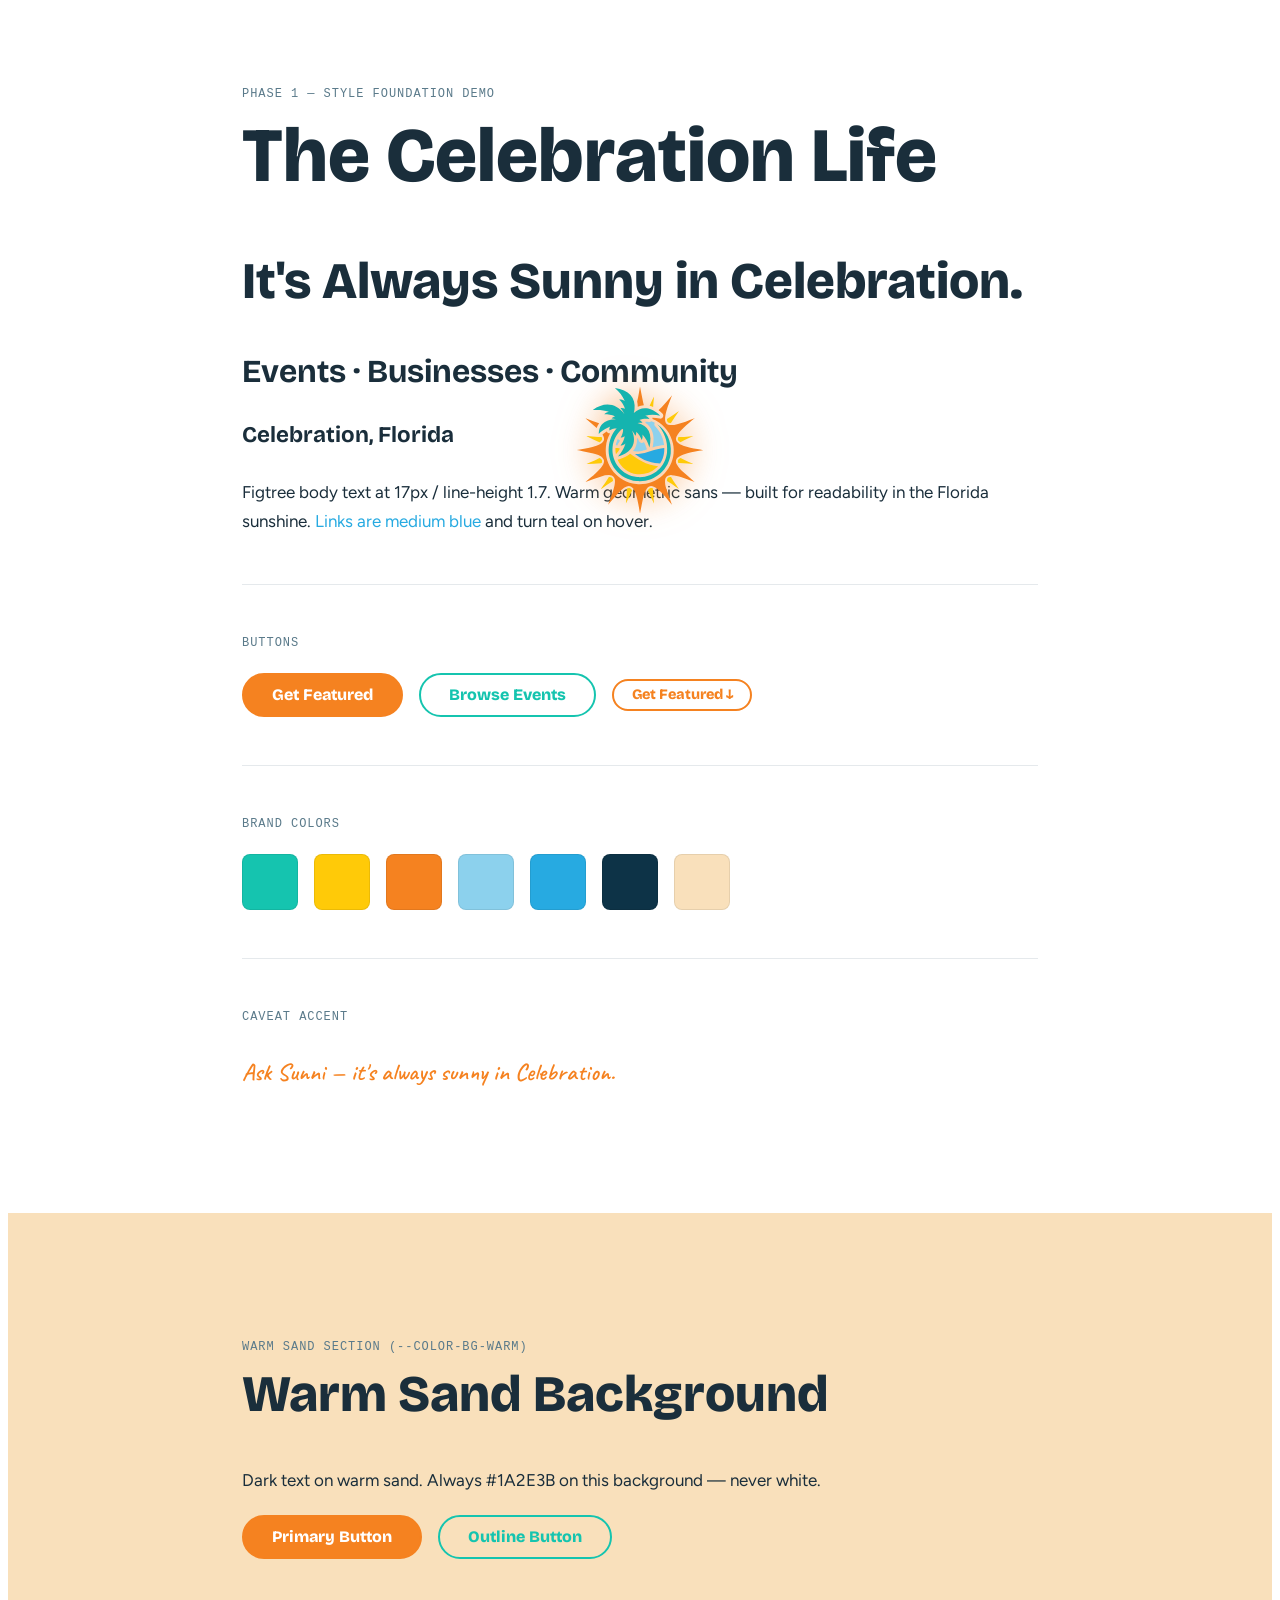
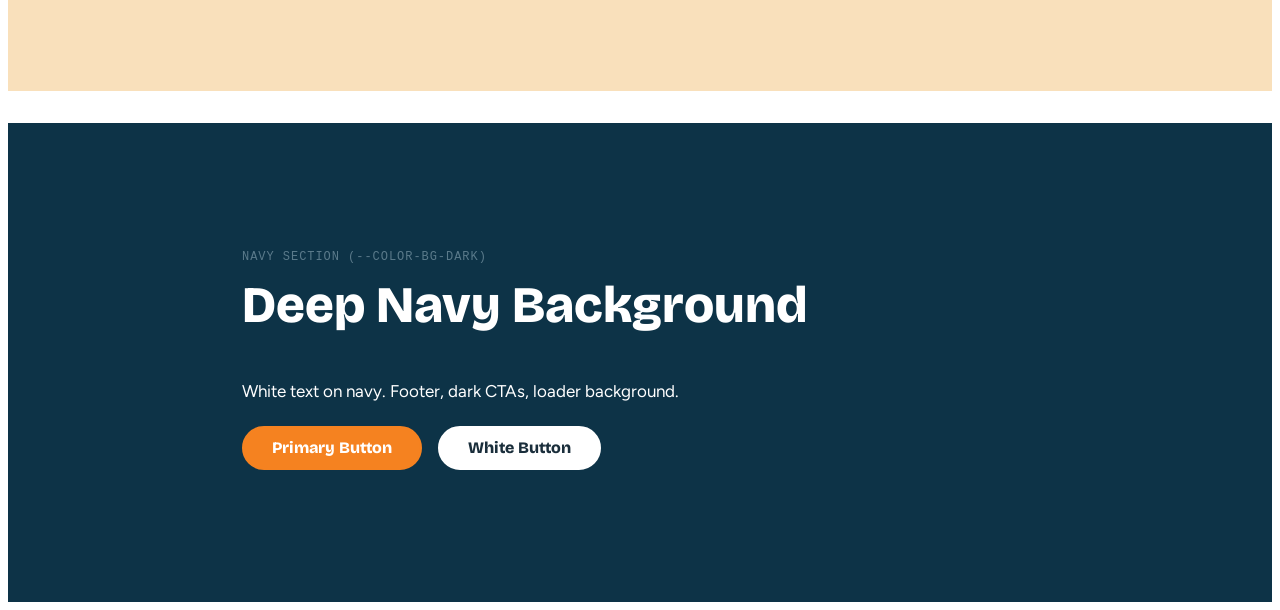
<file: preview/index.html>
<!DOCTYPE html>
<html lang="en">
<head>
  <meta charset="UTF-8">
  <meta name="viewport" content="width=device-width, initial-scale=1.0">
  <title>The Celebration Life — Preview</title>
  <link rel="preconnect" href="https://fonts.googleapis.com">
  <link rel="preconnect" href="https://fonts.gstatic.com" crossorigin>
  <link href="https://fonts.googleapis.com/css2?family=Nunito:wght@500;600;700;800;900&family=Figtree:wght@400;500;600&family=Caveat:wght@500;600&display=swap" rel="stylesheet">
  <link rel="stylesheet" href="../style.css">
  <style>
    /* Preview page chrome — not production styles */
    .preview-wrap   { max-width: 860px; margin: 0 auto; padding: 4rem 2rem; }
    .preview-label  { font-family: monospace; font-size: 0.75rem; letter-spacing: 0.08em;
                      color: var(--color-text-light); text-transform: uppercase; margin-bottom: 0.5rem; }
    .preview-row    { display: flex; gap: 1rem; flex-wrap: wrap; align-items: center; margin: 1.25rem 0; }
    .preview-divider { border: none; border-top: 1px solid #e5e9ec; margin: 3rem 0; }
    .swatch         { width: 56px; height: 56px; border-radius: 8px; border: 1px solid rgba(0,0,0,0.08); }
    .demo-warm      { background: var(--color-bg-warm); padding: 3rem 2rem; margin-top: 2rem; }
    .demo-navy      { background: var(--color-bg-dark); padding: 3rem 2rem; margin-top: 2rem; }
    .demo-navy h2,
    .demo-navy h3,
    .demo-navy p    { color: var(--color-text-white); }
  </style>
</head>
<body>

  <!-- ── Page Loader ── first element, position fixed ───── -->
  <div id="tcl-loader">
    <img src="../assets/sunni-icon.svg" class="tcl-loader-icon" width="100" height="100" alt="">
  </div>

  <!-- ── Page Shell ──────────────────────────────────────── -->
  <main>

    <div class="preview-wrap">
      <p class="preview-label">Phase 1 — Style Foundation Demo</p>

      <h1>The Celebration Life</h1>
      <h2>It's Always Sunny in Celebration.</h2>
      <h3>Events · Businesses · Community</h3>
      <h4>Celebration, Florida</h4>

      <p>Figtree body text at 17px / line-height 1.7. Warm geometric sans — built for readability in the Florida sunshine. <a href="#">Links are medium blue</a> and turn teal on hover.</p>

      <hr class="preview-divider">

      <p class="preview-label">Buttons</p>
      <div class="preview-row">
        <a href="#" class="btn-tcl">Get Featured</a>
        <a href="#" class="btn-tcl-outline">Browse Events</a>
        <a href="#" class="btn-tcl-featured">Get Featured ↓</a>
      </div>

      <hr class="preview-divider">

      <p class="preview-label">Brand Colors</p>
      <div class="preview-row">
        <span class="swatch" style="background:#15C4AF" title="--brand-teal"></span>
        <span class="swatch" style="background:#FFCA08" title="--brand-yellow"></span>
        <span class="swatch" style="background:#F58220" title="--brand-orange"></span>
        <span class="swatch" style="background:#8CD1ED" title="--brand-sky"></span>
        <span class="swatch" style="background:#27AAE1" title="--brand-blue"></span>
        <span class="swatch" style="background:#0D3347" title="--color-bg-dark"></span>
        <span class="swatch" style="background:#F9E0BB" title="--color-bg-warm"></span>
      </div>

      <hr class="preview-divider">

      <p class="preview-label">Caveat Accent</p>
      <p class="tcl-caveat" style="font-size:1.5rem;color:var(--color-action)">Ask Sunni — it's always sunny in Celebration.</p>
    </div>

    <div class="demo-warm">
      <div class="preview-wrap">
        <p class="preview-label">Warm Sand Section (--color-bg-warm)</p>
        <h2>Warm Sand Background</h2>
        <p>Dark text on warm sand. Always #1A2E3B on this background — never white.</p>
        <div class="preview-row">
          <a href="#" class="btn-tcl">Primary Button</a>
          <a href="#" class="btn-tcl-outline">Outline Button</a>
        </div>
      </div>
    </div>

    <div class="demo-navy">
      <div class="preview-wrap">
        <p class="preview-label" style="color:var(--color-text-light)">Navy Section (--color-bg-dark)</p>
        <h2>Deep Navy Background</h2>
        <p>White text on navy. Footer, dark CTAs, loader background.</p>
        <div class="preview-row">
          <a href="#" class="btn-tcl">Primary Button</a>
          <a href="#" class="btn-tcl-white">White Button</a>
        </div>
      </div>
    </div>

  </main>

  <script src="../animations.js"></script>

</body>
</html>
</file>
<file: style.css>
/* ============================================================
   The Celebration Life — Master Stylesheet
   Served via: https://gecko369.github.io/tcl-theme/style.css
   Phase 1: Foundation — vars, typography, buttons, keyframes
   v49
   ============================================================ */

/* ── Google Fonts ─────────────────────────────────────────── */
@import url('https://fonts.googleapis.com/css2?family=Bricolage+Grotesque:opsz,wght@12..96,700;12..96,800;12..96,900&family=Figtree:wght@400;500;600&family=Caveat:wght@500;600&display=swap');

/* ── Custom Properties ────────────────────────────────────── */
:root {
  /* Brand palette */
  --brand-teal:        #15C4AF;
  --brand-yellow:      #FFCA08;
  --brand-orange:      #F58220;
  --brand-sky:         #8CD1ED;
  --brand-blue:        #27AAE1;
  --brand-dark:        #231F20;

  /* Backgrounds */
  --color-bg:          #FFFFFF;
  --color-bg-warm:     #F9E0BB;
  --color-bg-teal:     #15C4AF;
  --color-bg-sky:      #8CD1ED;
  --color-bg-dark:     #0D3347;

  /* Text */
  --color-text:        #2C3E50;
  --color-text-dark:   #1A2E3B;
  --color-text-light:  #5A7A8A;
  --color-text-white:  #FFFFFF;

  /* Actions */
  --color-action:      #F58220;
  --color-action-alt:  #15C4AF;
  --color-link:        #27AAE1;

  /* Sunni */
  --color-sunni:       #F58220;

  /* Spacing scale */
  --space-xs:   0.5rem;
  --space-sm:   1rem;
  --space-md:   1.5rem;
  --space-lg:   2.5rem;
  --space-xl:   4rem;
  --space-2xl:  6rem;
  --space-3xl:  10rem;
}

/* ── Base Reset ───────────────────────────────────────────── */
*,
*::before,
*::after {
  box-sizing: border-box;
}

/* ── Body ─────────────────────────────────────────────────── */
body {
  font-family: 'Figtree', sans-serif !important;
  font-size: 1.0625rem;
  font-weight: 400;
  line-height: 1.7;
  color: var(--color-text-dark);
  background-color: var(--color-bg);
  -webkit-font-smoothing: antialiased;
  -moz-osx-font-smoothing: grayscale;
}

/* ── Headings ─────────────────────────────────────────────── */
h1, h2, h3, h4, h5, h6 {
  font-family: 'Bricolage Grotesque', sans-serif !important;
  line-height: 1.15;
  color: var(--color-text-dark);
  margin-top: 0;
}

/* BD widget headings — exact selectors from widget PHP */
h2.streaming-title,
h3.pic-title,
.streaming-title,
.pic-title {
  font-family: 'Bricolage Grotesque', sans-serif !important;
}

/* Pic-caption titles must stay white — they sit on dark image overlays */
.pic-caption h3,
.pic-caption .pic-title,
h3.pic-title {
  color: #FFFFFF !important;
}

/* Streaming section titles — override BD inline color style */
h2.streaming-title {
  color: var(--color-text-dark) !important;
}

h1 {
  font-size: clamp(2.8rem, 6vw, 5.5rem) !important;
  font-weight: 900;
}

h2 {
  font-size: clamp(2rem, 4vw, 3.5rem) !important;
  font-weight: 800;
}

h3 {
  font-size: clamp(1.4rem, 2.5vw, 2rem) !important;
  font-weight: 700;
}

h4 {
  font-size: clamp(1.1rem, 1.8vw, 1.4rem) !important;
  font-weight: 700;
}

h5, h6 {
  font-weight: 700;
}

/* ── Links ────────────────────────────────────────────────── */
a {
  color: var(--color-link);
  text-decoration: none;
  transition: color 0.2s ease;
}

a:hover {
  color: var(--brand-teal);
  text-decoration: underline;
}

a:focus-visible {
  outline: 2px solid var(--brand-teal);
  outline-offset: 3px;
  border-radius: 2px;
}

/* ── Buttons ──────────────────────────────────────────────── */
.btn-tcl,
.btn-tcl-outline,
.btn-tcl-secondary {
  display: inline-flex;
  align-items: center;
  justify-content: center;
  gap: var(--space-xs);
  font-family: 'Bricolage Grotesque', sans-serif !important;
  font-weight: 800;
  font-size: 1rem;
  line-height: 1;
  padding: 0.75rem 1.75rem;
  border-radius: 100px;
  border: 2px solid transparent;
  cursor: pointer;
  text-decoration: none;
  transition: background-color 0.2s ease, color 0.2s ease, border-color 0.2s ease,
              box-shadow 0.2s ease, transform 0.15s ease;
  white-space: nowrap;
}

/* Primary — orange fill */
.btn-tcl {
  background-color: var(--color-action);
  color: #FFFFFF;
  border-color: var(--color-action);
}

.btn-tcl:hover {
  background-color: #d96e14;
  border-color: #d96e14;
  color: #FFFFFF;
  text-decoration: none;
  transform: translateY(-1px);
  box-shadow: 0 4px 16px rgba(245,130,32,0.35);
}

/* Secondary — teal outline */
.btn-tcl-outline {
  background-color: transparent;
  color: var(--brand-teal);
  border-color: var(--brand-teal);
}

.btn-tcl-outline:hover {
  background-color: var(--brand-teal);
  color: var(--color-text-dark);
  text-decoration: none;
  transform: translateY(-1px);
}

/* Get Featured pill (nav, far-right) */
.btn-tcl-featured {
  display: inline-flex;
  align-items: center;
  font-family: 'Bricolage Grotesque', sans-serif !important;
  font-weight: 800;
  font-size: 0.9rem;
  line-height: 1;
  padding: 0.45rem 1.1rem;
  border-radius: 100px;
  border: 2px solid var(--color-action);
  background-color: transparent;
  color: var(--color-action);
  cursor: pointer;
  text-decoration: none;
  transition: background-color 0.2s ease, color 0.2s ease;
}

.btn-tcl-featured:hover {
  background-color: var(--color-action);
  color: #FFFFFF;
  text-decoration: none;
}

/* White button — for dark section backgrounds */
.btn-tcl-white {
  display: inline-flex;
  align-items: center;
  justify-content: center;
  font-family: 'Bricolage Grotesque', sans-serif !important;
  font-weight: 800;
  font-size: 1rem;
  line-height: 1;
  padding: 0.75rem 1.75rem;
  border-radius: 100px;
  border: 2px solid #FFFFFF;
  background-color: #FFFFFF;
  color: var(--color-text-dark);
  cursor: pointer;
  text-decoration: none;
  transition: background-color 0.2s ease, color 0.2s ease, transform 0.15s ease;
}

.btn-tcl-white:hover {
  background-color: var(--color-text-dark);
  border-color: var(--color-text-dark);
  color: #FFFFFF;
  text-decoration: none;
  transform: translateY(-1px);
}

/* ── Sun Crop Image Mask ───────────────────────────────────── */
/* Use mask-image, NOT clip-path — polygon is a rough approximation */
.tcl-sun-crop {
  -webkit-mask-image: url('assets/sunni-icon.svg');
  mask-image: url('assets/sunni-icon.svg');
  mask-size: cover;
  mask-repeat: no-repeat;
  mask-position: center;
  object-fit: cover;
  display: block;
}

.tcl-sun-crop-wrap {
  -webkit-mask-image: url('assets/sunni-icon.svg');
  mask-image: url('assets/sunni-icon.svg');
  mask-size: cover;
  mask-repeat: no-repeat;
  mask-position: center;
  overflow: hidden;
}

/* ── Caveat Accent ────────────────────────────────────────── */
.tcl-caveat {
  font-family: 'Caveat', cursive !important;
  font-weight: 600;
}

/* ── Keyframes ────────────────────────────────────────────── */

@keyframes tclSpin {
  from { transform: rotate(0deg); }
  to   { transform: rotate(360deg); }
}

@keyframes oceanFlow {
  from { transform: translateX(0); }
  to   { transform: translateX(-33px); }
}

/* ── Page Loader ──────────────────────────────────────────── */
#tcl-loader {
  position: fixed;
  inset: 0;
  background: transparent; /* JS sets to #0D3347 on first app launch only */
  display: flex;
  flex-direction: column;
  align-items: center;
  justify-content: center;
  gap: 1.5rem;
  z-index: 9999;
  transition: opacity 0.7s ease, visibility 0.7s ease;
}

#tcl-loader.done {
  opacity: 0;
  visibility: hidden;
  pointer-events: none;
}

.tcl-loader-icon {
  width: 140px;
  height: 140px;
  animation: tclSpin 3s linear infinite;
  filter: drop-shadow(0 0 16px rgba(245,130,32,0.6));
}

/* .tcl-loader-rays targets an inline SVG group when rays-only spin is needed */
.tcl-loader-rays {
  transform-origin: center center;
  animation: tclSpin var(--ray-speed, 5s) linear infinite;
}

/* ── Ocean Swell Hamburger ────────────────────────────────── */
.tcl-hamburger {
  display: flex;
  align-items: center;
  justify-content: center;
  width: 44px;
  height: 44px;
  border: none;
  background: transparent;
  cursor: pointer;
  padding: 5px;
  border-radius: 10px;
  transition: background-color 0.2s ease;
}

.tcl-hamburger:hover {
  background: rgba(21,196,175,0.12);
}

.tcl-hamburger svg {
  width: 34px;
  height: 24px;
  overflow: hidden;
}

.tcl-hamburger svg path {
  fill: none;
  stroke: var(--brand-teal);
  stroke-width: 2.5;
  stroke-linecap: round;
}

.tcl-nav-wave {
  /* wave paths sit still by default */
}

.tcl-nav-wave.flowing {
  animation: oceanFlow 1.4s linear infinite;
}

.tcl-nav-wave:nth-child(2).flowing {
  animation-delay: 0.15s;
}

.tcl-nav-wave:nth-child(3).flowing {
  animation-delay: 0.30s;
}

/* Mobile menu panel */
.mobile-main-menu {
  background: #0D3347 !important;
}
.mobile-main-menu .sidebar-nav li a,
.mobile-main-menu .sidebar-nav li span {
  color: #FFFFFF !important;
  font-family: 'Bricolage Grotesque', sans-serif !important;
  font-weight: 600 !important;
}
.mobile-main-menu ul li i {
  color: #15C4AF !important;
}

@media only screen and (max-width: 767px) {
  /* Navbar fixed at top — always visible */
  .header nav.navbar.navbar-default {
    position: fixed !important;
    top: 0 !important;
    left: 0 !important;
    width: 100% !important;
    z-index: 99999 !important;
    background: #FFFFFF !important;
    border-bottom: 2px solid rgba(21,196,175,0.2) !important;
    margin: 0 !important;
  }
  /* Header not sticky — logo scrolls naturally */
  .header {
    position: relative !important;
    padding-top: 52px !important;
    background: #FFFFFF !important;
  }
  /* Hide login/right side */
  .header-right-container,
  .logged-in-member-header {
    display: none !important;
  }
  /* Slide menu starts below fixed navbar */
  .mobile-main-menu {
    top: 52px !important;
    height: calc(100% - 52px) !important;
  }
}

/* Hide mini favicon logo on desktop — not needed there */
@media (min-width: 768px) {
  .header .navbar-brand {
    display: none !important;
  }
}

/* Nav links — force Bricolage over BD's Lato */
.header .navbar-default .navbar-nav > li > a,
.header .navbar-default .navbar-nav > li > span,
body .navbar-default .navbar-nav > li > a,
body .navbar-default .navbar-nav > li > span {
  font-family: 'Bricolage Grotesque', sans-serif !important;
  font-weight: 700 !important;
}

/* Blog/listing title links — BD renders these as <a class="h3"> not real headings */
a.h1, a.h2, a.h3, a.h4, a.h5, a.h6,
a[class*="h1"], a[class*="h2"], a[class*="h3"], a[class*="h4"],
.feature-post h2 a, .feature-post h3 a,
.search_result h2 a, .search_result h3 a,
.the-post-title a, .post-title a {
  font-family: 'Bricolage Grotesque', sans-serif !important;
}

/* ── Footer ───────────────────────────────────────────── */
.footer {
  background-color: #0D3347 !important;
}
.footer,
.footer_menu a,
.footer_terms a,
.footer_menu .content {
  color: rgba(255,255,255,0.8) !important;
  font-family: 'Figtree', sans-serif !important;
}
.footer_menu .head {
  font-family: 'Bricolage Grotesque', sans-serif !important;
  font-weight: 800 !important;
  color: #FFCA08 !important;
  font-size: 0.8rem !important;
  letter-spacing: 0.08em !important;
  text-transform: uppercase !important;
}
.footer_menu a:hover,
.footer_menu a:focus,
.footer_terms a:hover,
.footer_terms a:focus {
  color: #15C4AF !important;
  text-decoration: none !important;
}
.btn_footer_get_listed {
  background-color: #F58220 !important;
  border: 2px solid #F58220 !important;
  color: #FFFFFF !important;
  font-family: 'Bricolage Grotesque', sans-serif !important;
  font-weight: 800 !important;
  border-radius: 100px !important;
  padding: 12px 28px !important;
  letter-spacing: 0.02em !important;
}
.btn_footer_get_listed:hover,
.btn_footer_get_listed:focus {
  background-color: #d96e14 !important;
  border-color: #d96e14 !important;
}
.newsletter_row {
  background-color: #15C4AF !important;
  color: #0D3347 !important;
}
.newsletter_row .alert,
.newsletter_row label,
.newsletter_row p {
  color: #0D3347 !important;
}
.newsletter_row input[type="submit"],
.newsletter_footer_button {
  background-color: #0D3347 !important;
  border-color: #0D3347 !important;
  color: #FFFFFF !important;
  font-family: 'Bricolage Grotesque', sans-serif !important;
  font-weight: 700 !important;
  border-radius: 100px !important;
}
.newsletter_row input[type="submit"]:hover,
.newsletter_footer_button:hover {
  background-color: #F58220 !important;
  border-color: #F58220 !important;
}
.footer_terms {
  border-top: 1px solid rgba(255,255,255,0.1) !important;
  padding-top: 16px !important;
}
.list-social-links .network-icon {
  background-color: rgba(255,255,255,0.12) !important;
  color: #FFFFFF !important;
  border-radius: 8px !important;
  transition: background-color 0.2s ease !important;
}
.list-social-links .network-icon:hover {
  background-color: #15C4AF !important;
  color: #FFFFFF !important;
}

/* ── Unified slider cards — events, blog & deals get IDENTICAL treatment ──
   Full graphic, never cropped (contain). A soft blurred zoom of the same
   image fills any letterbox space instead of black bars; a correctly-sized
   750×400 image fills edge-to-edge with no visible blur. Title-only band. */
.slickEvents .pic,
.slickBlogArticles .pic,
.slickCoupons .pic {
  position: relative !important;
  aspect-ratio: 750 / 400 !important;
  height: auto !important;
  min-height: 0 !important;
  max-height: none !important;
  width: 100% !important;
  overflow: hidden !important;
  border-radius: 8px !important;
  background-color: #0D3347 !important;
  background-position: center center !important;
  background-repeat: no-repeat !important;
  background-size: contain !important;
}
/* Blurred backdrop fill (only seen when an image isn't a perfect 750×400) */
.slickEvents .pic::before,
.slickBlogArticles .pic::before,
.slickCoupons .pic::before {
  content: '' !important;
  display: block !important;
  opacity: 1 !important;
  position: absolute !important;
  inset: 0 !important;
  background-image: inherit !important;
  background-position: center center !important;
  background-repeat: no-repeat !important;
  background-size: cover !important;
  filter: blur(18px) saturate(1.06) !important;
  transform: scale(1.12) !important;
  z-index: 0 !important;
}
/* Full, uncropped graphic on top of the blur */
.slickEvents .pic::after,
.slickBlogArticles .pic::after,
.slickCoupons .pic::after {
  content: '' !important;
  display: block !important;
  opacity: 1 !important;
  position: absolute !important;
  inset: 0 !important;
  background-image: inherit !important;
  background-position: center center !important;
  background-repeat: no-repeat !important;
  background-size: contain !important;
  filter: none !important;
  z-index: 1 !important;
}
.slickEvents .pic > .homepage-link-element,
.slickBlogArticles .pic > .homepage-link-element,
.slickCoupons .pic > .homepage-link-element { z-index: 4 !important; }
/* Static bottom title band — identical on all three sliders */
.slickEvents .pic > .pic-caption,
.slickBlogArticles .pic > .pic-caption,
.slickCoupons .pic > .pic-caption {
  top: auto !important;
  bottom: 0 !important;
  left: 0 !important;
  width: 100% !important;
  height: auto !important;
  min-height: 64px !important;
  transform: none !important;
  opacity: 1 !important;
  display: flex !important;
  align-items: center !important;
  justify-content: center !important;
  padding: 10px 14px !important;
  background: linear-gradient(0deg, rgba(13,51,71,0.94) 0%, rgba(13,51,71,0.80) 55%, rgba(13,51,71,0) 100%) !important;
  z-index: 2 !important;
}
/* Show the title only — hide date/excerpt/button/divider regardless of markup */
.slickEvents .pic .pic-caption > *:not(.pic-title),
.slickBlogArticles .pic .pic-caption > *:not(.pic-title),
.slickCoupons .pic .pic-caption > *:not(.pic-title) { display: none !important; }
/* Unified, legible 2-line title — clamps cleanly, never cut mid-line */
.slickEvents .pic .pic-title,
.slickBlogArticles .pic .pic-title,
.slickCoupons .pic .pic-title,
.slickEvents .pic:hover .pic-title,
.slickBlogArticles .pic:hover .pic-title,
.slickCoupons .pic:hover .pic-title {
  margin: 0 !important;
  display: -webkit-box !important;
  -webkit-line-clamp: 2 !important;
  -webkit-box-orient: vertical !important;
  overflow: hidden !important;
  height: auto !important;
  max-height: none !important;
  font-size: 1.8rem !important;
  line-height: 1.22 !important;
  text-shadow: 0 1px 4px rgba(0,0,0,0.6) !important;
}
/* Featured-members slider keeps photo crop-to-fill (different component) */
.slickFeatured .pic {
  background-size: cover !important;
  background-position: center center !important;
  background-repeat: no-repeat !important;
}
/* Keep pseudo backdrops off for any other .pic usage elsewhere on the site */
.pic::before,
.pic::after {
  display: none !important;
}

/* ── Home V2 ────────────────────────────────────────── */
.tcl-marquee-band {
  background: #15C4AF;
  overflow: hidden;
  white-space: nowrap;
  padding: 14px 0;
}
.tcl-marquee-track {
  display: inline-block;
  white-space: nowrap;
  animation: tclMarquee 35s linear infinite;
  font-family: 'Bricolage Grotesque', sans-serif;
  font-weight: 800;
  font-size: 0.95rem;
  letter-spacing: 0.12em;
  color: #FFFFFF;
  text-transform: uppercase;
}
.tcl-marquee-sep { color: #FFCA08; margin: 0 18px; }
@keyframes tclMarquee {
  0% { transform: translateX(0); }
  100% { transform: translateX(-50%); }
}

.tcl-hero {
  min-height: 100vh;
  background-color: #0D3347;
  position: relative;
  overflow: hidden;
  display: flex;
  align-items: center;
  justify-content: center;
  text-align: center;
  padding: 120px 20px;
}
.tcl-hero::before {
  content: '';
  position: absolute;
  top: 50%;
  left: 50%;
  transform: translate(-50%, -50%);
  width: min(90vw, 780px);
  height: min(90vw, 780px);
  background: url('assets/Favicon_72x72.svg') center/contain no-repeat;
  opacity: 0.07;
  pointer-events: none;
}
.tcl-hero-inner {
  position: relative;
  z-index: 2;
  max-width: 860px;
  margin: 0 auto;
}
.tcl-hero-eyebrow {
  font-family: 'Bricolage Grotesque', sans-serif;
  font-weight: 700;
  font-size: 0.8rem;
  letter-spacing: 0.25em;
  text-transform: uppercase;
  color: #15C4AF;
  margin-bottom: 24px;
}
.tcl-hero-h1 {
  font-family: 'Bricolage Grotesque', sans-serif !important;
  font-weight: 900 !important;
  font-size: clamp(3.2rem, 7vw, 6.5rem) !important;
  line-height: 1.02 !important;
  color: #FFFFFF !important;
  margin-bottom: 28px !important;
  letter-spacing: -0.02em !important;
}
.tcl-hero-sub {
  font-family: 'Figtree', sans-serif;
  font-size: clamp(1.1rem, 2vw, 1.35rem);
  color: rgba(255,255,255,0.78);
  margin-bottom: 48px;
  line-height: 1.65;
  max-width: 600px;
  margin-left: auto;
  margin-right: auto;
}
.tcl-hero-btns {
  display: flex;
  gap: 16px;
  justify-content: center;
  flex-wrap: wrap;
}
.tcl-btn-primary {
  display: inline-flex;
  align-items: center;
  font-family: 'Bricolage Grotesque', sans-serif;
  font-weight: 800;
  font-size: 1.05rem;
  padding: 1rem 2.2rem;
  border-radius: 100px;
  background: #F58220;
  color: #FFFFFF;
  border: 2px solid #F58220;
  text-decoration: none;
  transition: all 0.2s ease;
  letter-spacing: 0.01em;
}
.tcl-btn-primary:hover {
  background: #d96e14;
  border-color: #d96e14;
  color: #FFFFFF;
  text-decoration: none;
  transform: translateY(-2px);
  box-shadow: 0 8px 24px rgba(245,130,32,0.4);
}
.tcl-btn-outline-white {
  display: inline-flex;
  align-items: center;
  font-family: 'Bricolage Grotesque', sans-serif;
  font-weight: 800;
  font-size: 1.05rem;
  padding: 1rem 2.2rem;
  border-radius: 100px;
  background: transparent;
  color: #FFFFFF;
  border: 2px solid rgba(255,255,255,0.55);
  text-decoration: none;
  transition: all 0.2s ease;
}
.tcl-btn-outline-white:hover {
  background: rgba(255,255,255,0.12);
  border-color: #FFFFFF;
  color: #FFFFFF;
  text-decoration: none;
}
.tcl-wave {
  width: 100%;
  height: 70px;
  background-repeat: no-repeat;
  background-size: 100% 100%;
  display: block;
  line-height: 0;
  font-size: 0;
}
.tcl-wave-white-grey {
  background-color: #FFFFFF;
  background-image: url("data:image/svg+xml,%3Csvg xmlns='http://www.w3.org/2000/svg' viewBox='0 0 1440 70' preserveAspectRatio='none'%3E%3Cpath fill='%23F7F7F7' d='M0,35 C360,70 720,0 1080,35 C1260,52 1380,18 1440,35 L1440,70 L0,70 Z'/%3E%3C/svg%3E");
}
.tcl-wave-grey-white {
  background-color: #F7F7F7;
  background-image: url("data:image/svg+xml,%3Csvg xmlns='http://www.w3.org/2000/svg' viewBox='0 0 1440 70' preserveAspectRatio='none'%3E%3Cpath fill='%23FFFFFF' d='M0,35 C360,0 720,70 1080,35 C1260,18 1380,52 1440,35 L1440,70 L0,70 Z'/%3E%3C/svg%3E");
}
.tcl-wave-grey-navy {
  background-color: #F7F7F7;
  background-image: url("data:image/svg+xml,%3Csvg xmlns='http://www.w3.org/2000/svg' viewBox='0 0 1440 70' preserveAspectRatio='none'%3E%3Cpath fill='%230D3347' d='M0,20 C360,70 720,10 1080,45 C1260,62 1380,30 1440,45 L1440,70 L0,70 Z'/%3E%3C/svg%3E");
}
.tcl-wave-white-navy {
  background-color: #FFFFFF;
  background-image: url("data:image/svg+xml,%3Csvg xmlns='http://www.w3.org/2000/svg' viewBox='0 0 1440 70' preserveAspectRatio='none'%3E%3Cpath fill='%230D3347' d='M0,20 C360,70 720,10 1080,45 C1260,62 1380,30 1440,45 L1440,70 L0,70 Z'/%3E%3C/svg%3E");
}
.tcl-wave-navy-orange {
  background-color: #0D3347;
  background-image: url("data:image/svg+xml,%3Csvg xmlns='http://www.w3.org/2000/svg' viewBox='0 0 1440 70' preserveAspectRatio='none'%3E%3Cpath fill='%23F58220' d='M0,35 C240,0 480,70 720,35 C960,0 1200,70 1440,35 L1440,70 L0,70 Z'/%3E%3C/svg%3E");
}
.tcl-wave-orange-teal {
  background-color: #F58220;
  background-image: url("data:image/svg+xml,%3Csvg xmlns='http://www.w3.org/2000/svg' viewBox='0 0 1440 70' preserveAspectRatio='none'%3E%3Cpath fill='%2315C4AF' d='M0,35 C240,0 480,70 720,35 C960,0 1200,70 1440,35 L1440,70 L0,70 Z'/%3E%3C/svg%3E");
}
.tcl-section-white { background: #FFFFFF; }
.tcl-section-navy  { background: #0D3347; }
.tcl-section-teal  { background: #15C4AF; }
.tcl-section-orange { background: linear-gradient(135deg, #F58220 0%, #d96e14 100%); }
.tcl-section-navy h2.streaming-title,
.tcl-section-navy .h4,
.tcl-section-navy a.h4 { color: #FFCA08 !important; }
.tcl-section-navy .streaming-title { color: #FFCA08 !important; }
.tcl-section-navy p,
.tcl-section-navy small { color: rgba(255,255,255,0.75) !important; }

.tcl-section-navy,
.tcl-realestate,
.tcl-newsletter-wrap {
  position: relative;
}
.tcl-find-section {
  padding: 90px 20px;
  text-align: center;
  background: #FFFFFF;
}
.tcl-find-title {
  font-family: 'Bricolage Grotesque', sans-serif !important;
  font-weight: 900 !important;
  color: #0D3347 !important;
  font-size: clamp(2.2rem, 4vw, 3.5rem) !important;
  margin-bottom: 56px !important;
  letter-spacing: -0.01em !important;
}
.tcl-find-grid {
  display: grid;
  grid-template-columns: repeat(3, 1fr);
  gap: 24px;
  max-width: 960px;
  margin: 0 auto;
}
.tcl-find-card {
  background: #FFFFFF;
  border: 2px solid #F0F0F0;
  border-radius: 24px;
  padding: 48px 20px 36px;
  display: flex;
  flex-direction: column;
  align-items: center;
  gap: 18px;
  text-decoration: none !important;
  transition: all 0.25s ease;
  box-shadow: 0 4px 16px rgba(0,0,0,0.06);
}
.tcl-find-card:hover {
  border-color: #15C4AF;
  transform: translateY(-6px);
  box-shadow: 0 16px 40px rgba(21,196,175,0.18);
  text-decoration: none !important;
}
.tcl-find-icon {
  width: 88px;
  height: 88px;
  border-radius: 50%;
  display: flex;
  align-items: center;
  justify-content: center;
  font-size: 2rem;
  color: #FFFFFF;
  flex-shrink: 0;
  box-shadow: 0 4px 12px rgba(0,0,0,0.15);
}
.tcl-find-icon i { color: #FFFFFF !important; font-size: 1.9rem !important; }
.tcl-find-icon.light i { color: #0D3347 !important; }
.tcl-find-label {
  font-family: 'Bricolage Grotesque', sans-serif;
  font-weight: 700;
  font-size: 1.05rem;
  color: #231F20;
  text-align: center;
  line-height: 1.3;
}
.tcl-find-card:hover .tcl-find-label { color: #15C4AF; }
.tcl-realestate {
  background: linear-gradient(135deg, #F58220 0%, #d96e14 100%) !important;
  padding: 100px 20px !important;
  text-align: center !important;
}
.tcl-realestate-inner { max-width: 720px !important; margin: 0 auto !important; }
.tcl-realestate-title {
  font-family: 'Bricolage Grotesque', sans-serif !important;
  font-weight: 900 !important;
  color: #FFFFFF !important;
  font-size: clamp(2.2rem, 4vw, 3.5rem) !important;
  margin-bottom: 16px !important;
  letter-spacing: -0.01em !important;
}
.tcl-realestate-sub {
  color: rgba(255,255,255,0.88) !important;
  font-size: 1.15rem !important;
  margin-bottom: 44px !important;
  line-height: 1.6 !important;
}
.tcl-realestate-btns {
  display: flex !important;
  gap: 16px !important;
  justify-content: center !important;
  flex-wrap: wrap !important;
}
.btn-re {
  display: inline-flex !important;
  align-items: center !important;
  font-family: 'Bricolage Grotesque', sans-serif !important;
  font-weight: 800 !important;
  font-size: 1.05rem !important;
  padding: 1rem 2rem !important;
  border-radius: 100px !important;
  text-decoration: none !important;
  transition: all 0.2s ease !important;
  border: 2px solid #FFFFFF !important;
  letter-spacing: 0.01em !important;
}
.btn-re.solid { background: #FFFFFF !important; color: #F58220 !important; }
.btn-re.solid:hover { background: #0D3347 !important; border-color: #0D3347 !important; color: #FFFFFF !important; text-decoration: none !important; }
.btn-re.outline { background: transparent !important; color: #FFFFFF !important; }
.btn-re.outline:hover { background: #FFFFFF !important; color: #F58220 !important; text-decoration: none !important; }
.tcl-newsletter-wrap {
  background: #15C4AF;
  padding: 80px 20px;
  text-align: center;
}
.tcl-newsletter-title {
  font-family: 'Bricolage Grotesque', sans-serif !important;
  font-weight: 900 !important;
  color: #0D3347 !important;
  font-size: clamp(2rem, 3.5vw, 3rem) !important;
  margin-bottom: 12px !important;
}
.tcl-newsletter-sub {
  font-family: 'Figtree', sans-serif !important;
  color: #0D3347 !important;
  font-size: 1.1rem !important;
  margin-bottom: 36px !important;
  opacity: 0.85;
}
.tcl-newsletter-wrap .newsletter_row { background: transparent !important; }
.tcl-newsletter-wrap h2:not(.tcl-newsletter-title),
.tcl-newsletter-wrap .streaming-title { display: none !important; }
.tcl-newsletter-wrap input[type="submit"],
.tcl-newsletter-wrap .newsletter_footer_button {
  background: #0D3347 !important;
  border-color: #0D3347 !important;
  border-radius: 100px !important;
  font-family: 'Bricolage Grotesque', sans-serif !important;
  font-weight: 700 !important;
  color: #FFFFFF !important;
}
@media (max-width: 767px) {
  .tcl-find-grid { grid-template-columns: repeat(2, 1fr); }
  .tcl-hero { min-height: 80vh; padding: 100px 20px; }
  .tcl-find-section { padding: 70px 20px; }
  .tcl-wave { height: 60px; }
}

/* ── Home V2 refinements v9 ── */

/* Hero — shorter so content fills it */
.tcl-hero { min-height: 62vh !important; padding: 70px 20px !important; }

/* Ticker — bigger, readable */
.tcl-marquee-band { padding: 20px 0 !important; }
.tcl-marquee-track { font-size: 1.2rem !important; letter-spacing: 0.1em !important; }
.tcl-marquee-sep { margin: 0 22px !important; }

/* Widget sections — top space + side padding so slider arrows are visible */
.tcl-section-white,
.tcl-section-navy {
  padding: 75px 60px 65px !important;
}
.tcl-section-white .streaming-title,
.tcl-section-navy .streaming-title {
  margin-bottom: 40px !important;
  padding-top: 10px !important;
}
/* Pull slick arrows inward so they show */
.tcl-section-white .slick-prev,
.tcl-section-navy .slick-prev { left: 5px !important; z-index: 5 !important; }
.tcl-section-white .slick-next,
.tcl-section-navy .slick-next { right: 5px !important; z-index: 5 !important; }
.tcl-section-white .slick-prev:before,
.tcl-section-white .slick-next:before,
.tcl-section-navy .slick-prev:before,
.tcl-section-navy .slick-next:before {
  color: #15C4AF !important;
  font-size: 28px !important;
}

/* Quick Find — bigger icons/text, wider grid, less dead space */
.tcl-find-section { padding: 80px 40px !important; }
.tcl-find-title { margin-bottom: 50px !important; }
.tcl-find-grid { max-width: 1150px !important; gap: 28px !important; }
.tcl-find-card { padding: 52px 24px 42px !important; }
.tcl-find-icon { width: 104px !important; height: 104px !important; }
.tcl-find-icon i { font-size: 2.4rem !important; }
.tcl-find-label { font-size: 1.2rem !important; }



/* Real estate — bigger, tighter, kill the nested box */
.tcl-realestate { padding: 75px 20px !important; }
.tcl-realestate-title { font-size: clamp(2.4rem, 4vw, 3.8rem) !important; }
.tcl-realestate-sub { font-size: 1.3rem !important; margin-bottom: 40px !important; }
.tcl-realestate .content-container,
.tcl-realestate .container,
.tcl-realestate-inner {
  background: transparent !important;
  box-shadow: none !important;
  border: none !important;
}
.btn-re { font-size: 1.15rem !important; padding: 1.1rem 2.4rem !important; }

/* Newsletter — inline form, simpler colors, normal button */
.tcl-newsletter-wrap { padding: 70px 20px !important; }
.tcl-newsletter-wrap input[type="text"],
.tcl-newsletter-wrap input[type="email"] {
  max-width: 320px !important;
  width: 100% !important;
  border-radius: 10px !important;
  border: none !important;
  padding: 14px 18px !important;
  margin: 6px auto !important;
  display: inline-block !important;
}
.tcl-newsletter-wrap input[type="submit"],
.tcl-newsletter-wrap .newsletter_footer_button {
  width: auto !important;
  max-width: 260px !important;
  padding: 14px 40px !important;
  background: #F58220 !important;
  border-color: #F58220 !important;
  color: #FFFFFF !important;
}

@media (max-width: 767px) {
  .tcl-section-white, .tcl-section-navy { padding: 50px 15px !important; }
  .tcl-find-section { padding: 55px 15px !important; }
  .tcl-find-grid { grid-template-columns: repeat(2, 1fr) !important; }
  .tcl-hero { min-height: 70vh !important; }
}

/* ── Home V2 v10 ── */

/* Hero — shorter, everything bigger */
.tcl-hero { min-height: 50vh !important; padding: 55px 20px !important; }
.tcl-hero-eyebrow { font-size: 1.15rem !important; letter-spacing: 0.22em !important; margin-bottom: 18px !important; }
.tcl-hero-h1 { font-size: clamp(3.6rem, 7vw, 7rem) !important; margin-bottom: 22px !important; }
.tcl-hero-sub { font-size: clamp(1.3rem, 2vw, 1.6rem) !important; margin-bottom: 36px !important; }
.tcl-btn-primary, .tcl-btn-outline-white {
  font-size: 1.3rem !important;
  padding: 1.2rem 2.8rem !important;
}

/* Section headlines — much bigger */
.streaming-title, .tcl-find-title {
  font-size: clamp(2.8rem, 4.5vw, 4.2rem) !important;
}

/* Widget sections — more side padding so slider isn't full-width */
.tcl-section-white,
.tcl-section-navy {
  padding: 80px 90px 70px !important;
}

/* Slider arrows — visible teal circles, positioned inside */
.tcl-section-white .slick-arrow,
.tcl-section-navy .slick-arrow {
  width: 52px !important;
  height: 52px !important;
  background: #15C4AF !important;
  border-radius: 50% !important;
  z-index: 30 !important;
  opacity: 1 !important;
  box-shadow: 0 4px 12px rgba(0,0,0,0.2) !important;
}
.tcl-section-white .slick-prev,
.tcl-section-navy .slick-prev { left: 25px !important; }
.tcl-section-white .slick-next,
.tcl-section-navy .slick-next { right: 25px !important; }
.tcl-section-white .slick-arrow:before,
.tcl-section-navy .slick-arrow:before {
  color: #FFFFFF !important;
  font-size: 26px !important;
  opacity: 1 !important;
}



/* Real estate — bigger, kill nested orange box */
.tcl-realestate { padding: 80px 20px !important; }
.tcl-realestate-title { font-size: clamp(2.8rem, 5vw, 4.5rem) !important; }
.tcl-realestate-sub { font-size: 1.4rem !important; margin-bottom: 44px !important; }
.tcl-realestate > div,
.tcl-realestate .fr-view,
.tcl-realestate .content-container,
.tcl-realestate .panel,
.tcl-realestate .well {
  background: transparent !important;
  box-shadow: none !important;
  border: none !important;
}
.btn-re { font-size: 1.25rem !important; padding: 1.2rem 3rem !important; }

@media (max-width: 767px) {
  .tcl-section-white, .tcl-section-navy { padding: 50px 15px !important; }
  .tcl-find-grid { grid-template-columns: repeat(2, 1fr) !important; }
}

/* View All button */
.tcl-viewall-wrap {
  text-align: center;
  padding: 10px 20px 0;
}
.tcl-viewall {
  display: inline-flex;
  align-items: center;
  gap: 8px;
  font-family: 'Bricolage Grotesque', sans-serif;
  font-weight: 800;
  font-size: 1.1rem;
  padding: 0.85rem 2.2rem;
  border-radius: 100px;
  background: transparent;
  color: #15C4AF;
  border: 2px solid #15C4AF;
  text-decoration: none !important;
  transition: all 0.2s ease;
}
.tcl-viewall:hover {
  background: #15C4AF;
  color: #FFFFFF;
  text-decoration: none !important;
  transform: translateY(-2px);
}
/* On the navy businesses section — light version */
.tcl-section-navy .tcl-viewall {
  color: #FFCA08;
  border-color: #FFCA08;
}
.tcl-section-navy .tcl-viewall:hover {
  background: #FFCA08;
  color: #0D3347;
}

.tcl-find-sub {
  font-family: 'Figtree', sans-serif !important;
  font-size: 1.25rem !important;
  color: #5a6b75 !important;
  text-align: center !important;
  margin-top: -36px !important;
  margin-bottom: 50px !important;
  max-width: 600px !important;
  margin-left: auto !important;
  margin-right: auto !important;
}

/* ── Home V2 refinements v10 ── */

/* Hero — new tagline line, bigger eyebrow + sub */
.tcl-hero-eyebrow { font-size: 0.95rem !important; letter-spacing: 0.28em !important; }
.tcl-hero-tagline {
  font-family: 'Caveat', cursive !important;
  font-weight: 600 !important;
  font-size: clamp(1.9rem, 4vw, 3.1rem) !important;
  color: #FFCA08 !important;
  line-height: 1.1 !important;
  margin: 2px 0 18px !important;
}
.tcl-hero-sub { font-size: clamp(1.15rem, 1.6vw, 1.45rem) !important; }

/* Desktop heading sizes up (mobile was already good) */
.streaming-title { font-size: clamp(2rem, 3.4vw, 3.3rem) !important; }
.tcl-find-title { font-size: clamp(2.2rem, 4vw, 3.6rem) !important; }
.tcl-realestate-title { font-size: clamp(2.4rem, 4.2vw, 3.9rem) !important; }
.tcl-newsletter-title { font-size: clamp(2.1rem, 3.6vw, 3.2rem) !important; }

/* Real estate solid orange — matches the wave, kills the dark gradient edge */
.tcl-realestate { background: #F58220 !important; }

/* Sliders — hide arrows, keep dots (JS auto-advances) */
.tcl-section-white .slick-prev,
.tcl-section-white .slick-next,
.tcl-section-navy .slick-prev,
.tcl-section-navy .slick-next {
  opacity: 0 !important;
  pointer-events: none !important;
}
.slick-dots li button:before { color: #15C4AF !important; opacity: 0.4 !important; font-size: 11px !important; }
.slick-dots li.slick-active button:before { color: #15C4AF !important; opacity: 1 !important; }

/* ── Featured member cards (card = .well) ── */
.tcl-section-navy .member.featured-member {
  background: transparent !important;
  border: none !important;
  box-shadow: none !important;
}
.tcl-section-navy .well {
  background: #1B4A63 !important;
  border: 1px solid rgba(255,255,255,0.18) !important;
  border-radius: 16px !important;
  box-shadow: none !important;
  padding: 26px 24px !important;
}
.tcl-section-navy .well a.h4 { color: #FFCA08 !important; }
.tcl-section-navy .well p,
.tcl-section-navy .well .bold,
.tcl-section-navy .well .small,
.tcl-section-navy .well span { color: rgba(255,255,255,0.88) !important; }
.tcl-section-navy .well .btn-primary {
  background: #F58220 !important;
  border-color: #F58220 !important;
  color: #FFFFFF !important;
}
.tcl-section-navy .well .member-search-verified,
.tcl-section-navy .well .member-search-verified .member-search-verified-text,
.tcl-section-navy .well .member-search-verified-icon {
  color: #FFCA08 !important;
}
.tcl-section-navy .well .member-search-verified {
  background: rgba(255,202,8,0.15) !important;
}

/* Hide oversized default "View All", keep the styled pill */
.tcl-section-white a.btn-block,
.tcl-section-navy a.btn-block,
.tcl-section-white .btn-block { display: none !important; }
a.view-all-btn-desktop, .view-all-btn-desktop { display: none !important; }

/* GHL form holder */
#tcl-ghl-form { max-width: 600px; margin: 0 auto; }

/* View All pills */
.tcl-viewall-wrap { text-align: center; margin-top: 30px; }
.tcl-viewall {
  display: inline-flex; align-items: center; gap: 6px;
  font-family: 'Bricolage Grotesque', sans-serif; font-weight: 800; font-size: 0.95rem;
  padding: 0.7rem 1.9rem; border-radius: 100px;
  border: 2px solid #15C4AF; color: #15C4AF; background: transparent;
  text-decoration: none !important; transition: all .2s ease;
}
.tcl-viewall:hover { background: #15C4AF; color: #fff !important; text-decoration: none !important; }
.tcl-section-navy .tcl-viewall { border-color: #FFCA08; color: #FFCA08; }
.tcl-section-navy .tcl-viewall:hover { background: #FFCA08; color: #0D3347 !important; }
/* Find sub */
.tcl-find-sub {
  font-family: 'Figtree', sans-serif; color: #48606e; font-size: 1.15rem;
  text-align: center; max-width: 560px; margin: -28px auto 44px;
}

/* ── v13 refinements ── */

/* Font size bumps ~20% */
.tcl-hero-tagline { font-size: clamp(2.3rem, 4.8vw, 3.7rem) !important; }
.tcl-hero-sub { font-size: clamp(1.35rem, 2vw, 1.75rem) !important; }
.streaming-title { font-size: clamp(2.4rem, 4vw, 3.9rem) !important; }
.tcl-find-sub { font-size: 1.4rem !important; }
.tcl-realestate-sub { font-size: 1.4rem !important; }
.tcl-newsletter-sub { font-size: 1.35rem !important; }
.tcl-btn-primary, .tcl-btn-outline-white { font-size: 1.25rem !important; padding: 1rem 2.4rem !important; }
.tcl-viewall { font-size: 1.15rem !important; padding: 0.85rem 2.1rem !important; }
.btn-re { font-size: 1.25rem !important; }
.tcl-find-label { font-size: 1.3rem !important; }

/* Fix white gap above footer */
.tcl-newsletter-wrap { margin-bottom: 0 !important; padding-bottom: 70px !important; }
body .full-screen-page, body .page-content, body #main-content, body .single-page-content {
  padding-bottom: 0 !important; margin-bottom: 0 !important;
}

/* Center newsletter form */
.tcl-newsletter-wrap form { max-width: 480px !important; margin: 0 auto !important; text-align: center !important; }
.tcl-newsletter-wrap input[type="submit"] { display: block !important; margin: 18px auto 0 !important; float: none !important; }

/* ── v16 type scale (final target sizes) ── */
.tcl-hero-h1 { font-size: clamp(3.4rem, 7vw, 6.6rem) !important; }
.tcl-hero-tagline { font-size: clamp(2.8rem, 5.5vw, 4.4rem) !important; }
.tcl-hero-sub { font-size: clamp(1.5rem, 2.2vw, 2rem) !important; }
.tcl-hero-eyebrow { font-size: 1.15rem !important; letter-spacing: 2px !important; }
.web-page-content .streaming-title { font-size: clamp(2.6rem, 4.5vw, 4.2rem) !important; }
.tcl-find-title { font-size: clamp(2.6rem, 4.5vw, 4.2rem) !important; }
.tcl-find-sub { font-size: clamp(1.4rem, 2vw, 1.7rem) !important; }
.tcl-find-label { font-size: 1.45rem !important; }
.tcl-realestate-title { font-size: clamp(2.6rem, 4.6vw, 4.2rem) !important; }
.tcl-realestate-sub { font-size: clamp(1.4rem, 2vw, 1.7rem) !important; }
.tcl-newsletter-title { font-size: clamp(2.4rem, 4vw, 3.8rem) !important; }
.tcl-newsletter-sub { font-size: clamp(1.35rem, 2vw, 1.65rem) !important; }
.tcl-btn-primary, .tcl-btn-outline-white { font-size: 1.4rem !important; padding: 1.1rem 2.6rem !important; }
.tcl-viewall { font-size: 1.3rem !important; padding: 0.95rem 2.3rem !important; }
.btn-re { font-size: 1.4rem !important; padding: 1.1rem 2.6rem !important; }
.web-page-content .pic-title { font-size: 1.4rem !important; line-height: 1.25 !important; }
.web-page-content .pic-caption p { font-size: 1.1rem !important; }
.tcl-section-navy .well a.h4 { font-size: 1.55rem !important; }
.tcl-section-navy .well p, .tcl-section-navy .well .bold, .tcl-section-navy .well span { font-size: 1.18rem !important; }

/* Close white gap before footer */
.footer-clear-element { display: none !important; }
.tcl-newsletter-wrap { margin-bottom: 0 !important; padding-bottom: 90px !important; }
.web-page-content { margin-bottom: 0 !important; padding-bottom: 0 !important; }
main#main-content { margin-bottom: 0 !important; padding-bottom: 0 !important; }

.tcl-newsletter-wrap ~ p, .tcl-newsletter-wrap ~ br,
.tcl-newsletter-wrap ~ div:empty { display: none !important; }

@media (max-width: 767px) {
  .footer-clear-element { display: none !important; height: 0 !important; }
  .tcl-newsletter-wrap { margin-bottom: 0 !important; }
  .web-page-content, main#main-content { margin-bottom: 0 !important; padding-bottom: 0 !important; }
  .web-page-content .row { margin-bottom: 0 !important; }
  .tcl-newsletter-wrap .form-group:last-child,
  .tcl-newsletter-wrap .form-actions { margin-bottom: 0 !important; }
}

@media (max-width: 767px) {
  .tcl-newsletter-wrap { padding-bottom: 48px !important; margin-bottom: 0 !important; }
  .web-page-content, main#main-content { margin: 0 !important; padding-bottom: 0 !important; }
  main#main-content > div:last-of-type { margin: 0 !important; padding: 0 !important; }
  .footer-clear-element { display: none !important; height: 0 !important; margin: 0 !important; }
}

/* Hide broken slider arrows */
.slick-prev-fa, .slick-next-fa, .slick-prev, .slick-next { display: none !important; }

/* Clean auto-slide look on desktop: no dots; keep dots on mobile */
@media (min-width: 768px) {
  .tcl-section-white .slick-dots, .tcl-section-navy .slick-dots { display: none !important; }
}

/* Constrain & center widget sections at all desktop widths */
.tcl-section-white .container,
.tcl-section-navy .container {
  max-width: 1180px !important;
  width: 100% !important;
  margin: 0 auto !important;
  padding-left: 28px !important;
  padding-right: 28px !important;
  float: none !important;
}
.tcl-section-white, .tcl-section-navy { overflow-x: hidden !important; }

/* ── Coupon/deals slider now uses the unified slider rules above (events/blog/deals
   are styled identically). Old contain/#0b1020 + flex-centering removed. ── */

/* ── Mobile: identical aspect-ratio + larger legible titles for all three ── */
@media (max-width: 767px) {
  .web-page-content .slickEvents .slick-slide .pic,
  .web-page-content .slickBlogArticles .slick-slide .pic,
  .web-page-content .slickCoupons .slick-slide .pic {
    height: auto !important;
    min-height: 0 !important;
    max-height: none !important;
    aspect-ratio: 750 / 400 !important;
    background-size: contain !important;
  }
  .web-page-content .slickEvents .slick-slide .pic .pic-title,
  .web-page-content .slickBlogArticles .slick-slide .pic .pic-title,
  .web-page-content .slickCoupons .slick-slide .pic .pic-title {
    font-size: 1.9rem !important;
    line-height: 1.2 !important;
    -webkit-line-clamp: 2 !important;
  }
  .web-page-content .slickEvents .pic > .pic-caption,
  .web-page-content .slickBlogArticles .pic > .pic-caption,
  .web-page-content .slickCoupons .pic > .pic-caption {
    min-height: 54px !important;
  }
}
/* ============================================================
   /JOIN PRICING PAGE — v29
   Namespace: .tclj  (TCL Join). Self-contained; reuses brand
   tokens + existing button classes (.tcl-btn-primary,
   .tcl-btn-outline-white, .btn-tcl-outline, .btn-tcl-white).
   Waves + toggle + FAQ accordion + booking embed live in animations.js v5.
   v27: ALL font sizes converted rem→px. BD/Bootstrap sets the html root
   font-size to 10px, so rem values were rendering at 62.5% of intent.
   Pixel values are immune to that and match the design previews exactly.
   v28: ~12% trim on body tier, ~8-10% on headings per Brad's calibration.
   v29: final body trim, pale-teal grid section for card contrast,
   global scroll-behavior removed (now set by JS only on /join).
   Also includes the /book-a-call page (.tclb).
   ============================================================ */

.tclj { overflow-x: hidden; }
.tclj-wrap { max-width: 1180px; margin: 0 auto; padding: 0 24px; }
.tclj-wrap-narrow { max-width: 820px; margin: 0 auto; padding: 0 24px; }

/* Shared site button classes used on these pages — pinned to px so
   Bootstrap's 10px html root can't shrink them (scoped; homepage untouched) */
.tclj .tcl-btn-primary,
.tclj .tcl-btn-outline-white,
.tclj .btn-tcl-white,
.tclb .tcl-btn-primary {
  font-size: 17px !important;
  padding: 15px 32px !important;
}
.tclj .btn-tcl-outline {
  font-size: 16px !important;
  padding: 12px 26px !important;
}

/* ── Shared type ─────────────────────────────────────────── */
.tclj-h2 {
  font-family: 'Bricolage Grotesque', sans-serif !important;
  font-weight: 800 !important;
  font-size: clamp(36px, 4.4vw, 56px) !important;
  line-height: 1.1 !important;
  color: var(--color-text-dark) !important;
  text-align: center;
  margin: 0 0 18px !important;
  letter-spacing: -0.01em;
}
.tclj-lead {
  font-family: 'Figtree', sans-serif;
  font-size: clamp(17px, 1.7vw, 20px);
  color: var(--color-text-light);
  text-align: center;
  max-width: 680px;
  margin: 0 auto 28px;
  line-height: 1.65;
}

/* ── HERO ────────────────────────────────────────────────── */
.tclj-hero {
  min-height: 78vh;
  background-color: #0D3347;
  position: relative;
  overflow: hidden;
  display: flex;
  align-items: center;
  justify-content: center;
  text-align: center;
  padding: 110px 20px 90px;
}
.tclj-hero::before {
  content: '';
  position: absolute;
  top: 50%;
  left: 50%;
  transform: translate(-50%, -50%);
  width: min(90vw, 720px);
  height: min(90vw, 720px);
  background: url('assets/Favicon_72x72.svg') center/contain no-repeat;
  opacity: 0.07;
  pointer-events: none;
}
.tclj-hero-inner { position: relative; z-index: 2; max-width: 900px; margin: 0 auto; }
.tclj-eyebrow {
  font-family: 'Bricolage Grotesque', sans-serif;
  font-weight: 700;
  font-size: 16px;
  letter-spacing: 0.25em;
  text-transform: uppercase;
  color: #15C4AF;
  margin-bottom: 24px;
}
.tclj-h1 {
  font-family: 'Bricolage Grotesque', sans-serif !important;
  font-weight: 900 !important;
  font-size: clamp(46px, 5.8vw, 80px) !important;
  line-height: 1.04 !important;
  color: #FFFFFF !important;
  margin: 0 0 26px !important;
  letter-spacing: -0.02em !important;
}
.tclj-sub {
  font-family: 'Figtree', sans-serif;
  font-size: clamp(19px, 2.1vw, 23px);
  color: rgba(255,255,255,0.78);
  margin: 0 auto 44px;
  line-height: 1.65;
  max-width: 620px;
}
.tclj-hero-btns { display: flex; gap: 16px; justify-content: center; flex-wrap: wrap; }

/* ── FOUNDING BANNER (sun-yellow band, ticker-style) ─────── */
.tclj-founding {
  background: var(--brand-yellow);
  padding: 34px 24px;
  text-align: center;
}
.tclj-founding-inner { max-width: 860px; margin: 0 auto; }
.tclj-founding-title {
  font-family: 'Bricolage Grotesque', sans-serif !important;
  font-weight: 800 !important;
  font-size: clamp(25px, 2.8vw, 32px) !important;
  color: var(--color-text-dark) !important;
  margin: 0 0 12px !important;
}
.tclj-founding-copy {
  font-family: 'Figtree', sans-serif;
  font-size: 17px;
  color: var(--color-text-dark);
  line-height: 1.6;
  margin: 0 0 14px;
}
.tclj-founding-count {
  font-family: 'Bricolage Grotesque', sans-serif;
  font-weight: 700;
  font-size: 16px;
  letter-spacing: 0.08em;
  text-transform: uppercase;
  color: var(--color-text-dark);
  margin: 0;
}
.tclj-founding-count .tclj-count {
  background: #0D3347;
  color: #FFCA08;
  border-radius: 100px;
  padding: 4px 14px;
  display: inline-block;
  margin: 2px 4px;
}

/* ── PLACEMENTS GRID (white) ─────────────────────────────── */
.tclj-grid { padding: 90px 0 80px; background: #EAF6F4 !important; }
/* wave below the grid must start from the same pale teal */
.tclj .tcl-wave-white-sand { background-color: #EAF6F4; }
.tclj-tile { border-color: rgba(13,51,71,0.10); box-shadow: 0 6px 22px rgba(13,51,71,0.08); }
.tclj-tiles {
  display: grid;
  grid-template-columns: repeat(4, 1fr);
  gap: 22px;
  margin-top: 44px;
}
.tclj-tile {
  background: #FFFFFF;
  border: 1px solid rgba(13,51,71,0.08);
  border-radius: 20px;
  padding: 28px 24px;
  box-shadow: 0 4px 18px rgba(13,51,71,0.05);
  transition: transform 0.2s ease, box-shadow 0.2s ease;
}
.tclj-tile:hover { transform: translateY(-4px); box-shadow: 0 10px 28px rgba(13,51,71,0.10); }
.tclj-tile-icon { font-size: 38px; line-height: 1; margin: 0 0 14px; }
.tclj-tile-title {
  font-family: 'Bricolage Grotesque', sans-serif !important;
  font-weight: 700 !important;
  font-size: 20px !important;
  color: var(--color-text-dark) !important;
  margin: 0 0 10px !important;
}
.tclj-tile-copy {
  font-family: 'Figtree', sans-serif;
  font-size: 16px;
  color: var(--color-text-light);
  line-height: 1.55;
  margin: 0;
}

/* ── TIERS SECTION (warm sand) ───────────────────────────── */
.tclj-tiers {
  background: var(--color-bg-warm);
  padding: 90px 0 100px;
}

/* Billing toggle */
.tclj-toggle {
  display: flex;
  justify-content: center;
  margin: 8px auto 48px;
  background: #FFFFFF;
  border: 2px solid #0D3347;
  border-radius: 100px;
  padding: 5px;
  width: fit-content;
  gap: 4px;
}
.tclj-tb {
  font-family: 'Bricolage Grotesque', sans-serif !important;
  font-weight: 800;
  font-size: 16px;
  line-height: 1;
  padding: 14px 28px;
  border-radius: 100px;
  color: var(--color-text-dark);
  text-decoration: none !important;
  transition: background-color 0.2s ease, color 0.2s ease;
  white-space: nowrap;
}
.tclj-tb:hover { color: var(--color-text-dark); }
.tclj-tb.is-active { background: #0D3347; color: #FFFFFF; }
.tclj-tb.is-active:hover { color: #FFFFFF; }

/* Billing show/hide — annual is the default state */
.tclj:not(.is-monthly) .tclj-bill-monthly { display: none !important; }
.tclj.is-monthly .tclj-bill-annual { display: none !important; }

/* Cards */
.tclj-cards {
  display: grid;
  grid-template-columns: repeat(3, 1fr);
  gap: 26px;
  align-items: start;
}
.tclj-card {
  position: relative;
  background: #FFFFFF;
  border-radius: 24px;
  padding: 38px 30px 32px;
  box-shadow: 0 6px 24px rgba(13,51,71,0.08);
  border: 1px solid rgba(13,51,71,0.06);
  display: flex;
  flex-direction: column;
  transition: transform 0.25s ease, box-shadow 0.25s ease;
}
.tclj-card:hover {
  transform: translateY(-6px);
  box-shadow: 0 20px 48px rgba(13,51,71,0.15);
}
.tclj-card-free:hover { box-shadow: 0 20px 48px rgba(21,196,175,0.18); }
.tclj-card-insider {
  border: 3px solid var(--brand-orange);
  box-shadow: 0 14px 42px rgba(245,130,32,0.22);
  transform: translateY(-10px);
}
.tclj-card-insider:hover {
  transform: translateY(-16px);
  box-shadow: 0 24px 56px rgba(245,130,32,0.32);
}
/* Glowing animated wrapper — Celebration Preferred */
.tclj-card-preferred {
  border: 3px solid transparent;
  background:
    linear-gradient(#FFFFFF, #FFFFFF) padding-box,
    linear-gradient(135deg, #6A4C93, #27AAE1, #15C4AF, #FFCA08, #6A4C93) border-box;
  background-size: auto, 320% 320%;
  animation: tcljPreferredGlow 7s ease-in-out infinite;
  box-shadow: 0 10px 34px rgba(106,76,147,0.30);
}
.tclj-card-preferred:hover {
  transform: translateY(-8px);
  box-shadow: 0 18px 52px rgba(106,76,147,0.42), 0 0 30px rgba(39,170,225,0.22);
}
@keyframes tcljPreferredGlow {
  0%   { background-position: 0 0, 0% 50%; }
  50%  { background-position: 0 0, 100% 50%; }
  100% { background-position: 0 0, 0% 50%; }
}
.tclj-card-badge {
  position: absolute;
  top: -16px;
  left: 50%;
  transform: translateX(-50%);
  background: var(--brand-orange);
  color: #FFFFFF;
  font-family: 'Bricolage Grotesque', sans-serif !important;
  font-weight: 800;
  font-size: 14px;
  letter-spacing: 0.08em;
  text-transform: uppercase;
  padding: 7px 18px;
  border-radius: 100px;
  white-space: nowrap;
  margin: 0;
}
.tclj-badge-alt { background: #0D3347; color: #FFCA08; }

/* Card ribbon tab — mirrors the live listing ribbon system */
.tclj-card-tab {
  display: inline-block;
  align-self: flex-start;
  font-family: 'Bricolage Grotesque', sans-serif !important;
  font-weight: 800;
  font-size: 13px;
  letter-spacing: 0.12em;
  text-transform: uppercase;
  padding: 5px 14px;
  border-radius: 6px;
  margin: 0 0 16px;
  color: #FFFFFF;
}
.tclj-tab-verified { background: var(--brand-teal); }
.tclj-tab-featured { background: #1C75BC; }
.tclj-tab-preferred { background: #6A4C93; }

.tclj-card-title {
  font-family: 'Bricolage Grotesque', sans-serif !important;
  font-weight: 800 !important;
  font-size: 29px !important;
  color: var(--color-text-dark) !important;
  margin: 0 0 6px !important;
}
.tclj-card-for {
  font-family: 'Figtree', sans-serif;
  font-size: 16px;
  color: var(--color-text-light);
  font-style: italic;
  line-height: 1.5;
  margin: 0 0 14px;
}
.tclj-ribbon-note {
  font-family: 'Figtree', sans-serif;
  font-size: 16px;
  color: var(--color-text-dark);
  margin: 0 0 14px;
}

.tclj-price-wrap {
  border-top: 1px solid rgba(13,51,71,0.10);
  border-bottom: 1px solid rgba(13,51,71,0.10);
  padding: 18px 0;
  margin: 0 0 18px;
}
.tclj-price {
  font-family: 'Bricolage Grotesque', sans-serif !important;
  font-weight: 900 !important;
  font-size: clamp(44px, 4vw, 56px) !important;
  line-height: 1 !important;
  color: var(--color-text-dark) !important;
  margin: 0 0 6px !important;
}
.tclj-per {
  font-size: 20px;
  font-weight: 700;
  color: var(--color-text-light);
}
.tclj-price-sub {
  font-family: 'Figtree', sans-serif;
  font-size: 16px;
  color: var(--color-text-light);
  margin: 0;
}
.tclj-price-was {
  font-size: 26px;
  font-weight: 700 !important;
  color: var(--color-text-light);
  text-decoration: line-through;
  text-decoration-thickness: 2.5px;
  text-decoration-color: var(--brand-orange);
  margin-right: 6px;
  vertical-align: 8px;
}
.tclj-reg {
  white-space: nowrap;
  opacity: 0.8;
}
.tclj-founding-chip {
  background: rgba(255,202,8,0.22);
  border: 1px solid rgba(201,151,28,0.45);
  border-radius: 14px;
  padding: 10px 14px;
  font-family: 'Figtree', sans-serif;
  font-size: 16px;
  line-height: 1.55;
  color: var(--color-text-dark);
  margin: 14px 0 0;
}

.tclj-feat-lead {
  font-family: 'Bricolage Grotesque', sans-serif !important;
  font-weight: 700;
  font-size: 17px;
  color: var(--color-text-dark);
  margin: 0 0 10px;
}
.tclj-feat {
  list-style: none;
  padding: 0;
  margin: 0 0 24px;
}
.tclj-feat li {
  font-family: 'Figtree', sans-serif;
  font-size: 16px;
  line-height: 1.6;
  color: var(--color-text-dark);
  padding: 7px 0 7px 32px;
  position: relative;
}
.tclj-feat li::before {
  content: '\2713';
  position: absolute;
  left: 0;
  top: 8px;
  color: var(--brand-teal);
  font-weight: 800;
  font-family: 'Bricolage Grotesque', sans-serif;
}

.tclj-card-ctas {
  display: flex;
  flex-direction: column;
  gap: 12px;
  margin: auto 0 16px;
}
.tclj-cta { width: 100%; justify-content: center !important; text-align: center; }
/* Buttons inside cards were inheriting hero-button scale — size them down */
.tclj-card-ctas .tcl-btn-primary,
.tclj-card-ctas .btn-tcl-outline {
  font-size: 17px !important;
  padding: 13px 24px !important;
}
.tclj-fine {
  font-family: 'Figtree', sans-serif;
  font-size: 16px;
  color: var(--color-text-light);
  line-height: 1.5;
  margin: 0 0 8px;
}

/* ── TRUSTED PARTNER BAND (navy + gold) ──────────────────── */
.tclj-partner {
  background-color: #0D3347;
  /* Gold spotlight: top-center, casting downward. The first (linear) layer
     keeps the top ~110px flat navy so the wave above meets it seamlessly —
     the old corner gradient is what caused the straight line under the wave. */
  background-image:
    linear-gradient(180deg, #0D3347 0px, rgba(13,51,71,0) 110px),
    radial-gradient(ellipse 62% 58% at 50% 0%, rgba(201,151,28,0.30) 0%, rgba(201,151,28,0.09) 46%, transparent 72%);
  margin-top: -1px; /* kills the subpixel hairline under the injected wave */
  padding: 100px 24px;
}
.tclj-partner-inner { max-width: 880px; margin: 0 auto; text-align: center; }
.tclj-partner-title {
  font-family: 'Bricolage Grotesque', sans-serif !important;
  font-weight: 900 !important;
  font-size: clamp(38px, 4.6vw, 54px) !important;
  color: #C9971C !important;
  line-height: 1.1 !important;
  margin: 0 0 18px !important;
}
.tclj-partner-sub {
  font-family: 'Figtree', sans-serif;
  font-size: clamp(19px, 2vw, 22px);
  color: rgba(255,255,255,0.82) !important;
  margin: 0 auto 36px;
  max-width: 640px;
  line-height: 1.6;
}
.tclj-partner .tclj-feat { text-align: left; max-width: 720px; margin: 0 auto 32px; }
.tclj-partner .tclj-feat li { color: rgba(255,255,255,0.88) !important; font-size: 16px; padding: 9px 0 9px 34px; }
.tclj-partner .tclj-feat li::before { content: '\2605'; color: #C9971C; }
.tclj-partner .tclj-feat li strong { color: #FFFFFF; }
.tclj-partner-scarcity {
  font-family: 'Figtree', sans-serif;
  font-size: 17px;
  color: rgba(255,255,255,0.78) !important;
  max-width: 680px;
  margin: 0 auto 34px;
  line-height: 1.65;
}
.tclj-partner-scarcity strong { color: #FFCA08; }
.tclj-btn-gold {
  display: inline-flex;
  align-items: center;
  justify-content: center;
  font-family: 'Bricolage Grotesque', sans-serif !important;
  font-weight: 800;
  font-size: 18px;
  padding: 16px 38px;
  border-radius: 100px;
  background: #C9971C;
  color: #FFFFFF !important;
  border: 2px solid #C9971C;
  text-decoration: none !important;
  transition: all 0.2s ease;
  letter-spacing: 0.01em;
}
.tclj-btn-gold:hover {
  background: #FFCA08;
  border-color: #FFCA08;
  color: #0D3347 !important;
  transform: translateY(-2px);
  box-shadow: 0 8px 24px rgba(255,202,8,0.35);
}
.tclj-partner-fine {
  font-family: 'Figtree', sans-serif;
  font-size: 16px;
  color: rgba(255,255,255,0.55) !important;
  margin: 28px 0 0;
}

/* ── LAUNCH CALL / PROMISE / FOUNDER (white) ─────────────── */
.tclj-trust { padding: 90px 0; }
.tclj-promise {
  background: rgba(21,196,175,0.07);
  border-left: 5px solid var(--brand-teal);
  border-radius: 0 20px 20px 0;
  padding: 28px 32px;
  margin: 44px 0;
}
.tclj-promise-title {
  font-family: 'Bricolage Grotesque', sans-serif !important;
  font-weight: 800 !important;
  font-size: 26px !important;
  color: var(--color-text-dark) !important;
  margin: 0 0 10px !important;
}
.tclj-promise-copy {
  font-family: 'Figtree', sans-serif;
  font-size: 17px;
  line-height: 1.65;
  color: var(--color-text-dark);
  margin: 0;
}
.tclj-founder {
  background: var(--color-bg-warm);
  border-radius: 24px;
  padding: 38px;
  display: flex;
  gap: 32px;
  align-items: flex-start;
}
.tclj-founder-photo {
  width: 132px;
  height: 132px;
  border-radius: 50%;
  object-fit: cover;
  border: 4px solid #FFFFFF;
  box-shadow: 0 6px 18px rgba(13,51,71,0.15);
  flex-shrink: 0;
}
.tclj-founder-title {
  font-family: 'Bricolage Grotesque', sans-serif !important;
  font-weight: 800 !important;
  font-size: 26px !important;
  color: var(--color-text-dark) !important;
  margin: 0 0 12px !important;
}
.tclj-founder-body p {
  font-family: 'Figtree', sans-serif;
  font-size: 16px;
  line-height: 1.65;
  color: var(--color-text-dark);
  margin: 0 0 14px;
}
.tclj-founder-sig {
  font-family: 'Caveat', cursive !important;
  font-weight: 600 !important;
  font-size: 29px !important;
  color: var(--color-text-dark) !important;
  margin: 0 0 18px !important;
}

/* ── HOW IT WORKS ────────────────────────────────────────── */
.tclj-howit { background: #FFFFFF; padding: 20px 0 90px; }
.tclj-steps {
  display: grid;
  grid-template-columns: repeat(3, 1fr);
  gap: 26px;
  margin-top: 40px;
}
.tclj-step { text-align: center; padding: 0 14px; }
.tclj-step-num {
  width: 66px;
  height: 66px;
  border-radius: 50%;
  background: var(--brand-teal);
  color: #FFFFFF;
  font-family: 'Bricolage Grotesque', sans-serif !important;
  font-weight: 900;
  font-size: 28px;
  display: flex;
  align-items: center;
  justify-content: center;
  margin: 0 auto 16px;
}
.tclj-step-title {
  font-family: 'Bricolage Grotesque', sans-serif !important;
  font-weight: 700 !important;
  font-size: 20px !important;
  color: var(--color-text-dark) !important;
  margin: 0 0 8px !important;
}
.tclj-step-copy {
  font-family: 'Figtree', sans-serif;
  font-size: 16px;
  color: var(--color-text-light);
  line-height: 1.55;
  margin: 0;
}

/* ── FAQ (white, JS accordion) ───────────────────────────── */
.tclj-faq { padding: 70px 0 90px; }
.tclj-faq-list { margin-top: 36px; }
.tclj-faq-item {
  border-bottom: 1px solid rgba(13,51,71,0.10);
  padding: 4px 0;
}
.tclj-faq-q {
  font-family: 'Bricolage Grotesque', sans-serif !important;
  font-weight: 700 !important;
  font-size: 21px !important;
  color: var(--color-text-dark) !important;
  margin: 0 !important;
  padding: 20px 48px 20px 0;
  position: relative;
  cursor: pointer;
  user-select: none;
}
.tclj-faq-q::after {
  content: '\2212';
  position: absolute;
  right: 4px;
  top: 50%;
  transform: translateY(-50%);
  width: 30px;
  height: 30px;
  border-radius: 50%;
  background: rgba(21,196,175,0.12);
  color: var(--brand-teal);
  font-weight: 800;
  display: flex;
  align-items: center;
  justify-content: center;
  font-size: 17px;
  transition: background-color 0.2s ease;
}
.tclj-faq-item.is-collapsed .tclj-faq-q::after { content: '+'; }
.tclj-faq-item.is-collapsed .tclj-faq-a { display: none; }
.tclj-faq-a p {
  font-family: 'Figtree', sans-serif;
  font-size: 16px;
  line-height: 1.65;
  color: var(--color-text-light);
  margin: 0;
  padding: 0 0 20px;
}

/* ── FINAL CTA (navy) ────────────────────────────────────── */
.tclj-final {
  background: #0D3347;
  padding: 100px 24px 90px;
  text-align: center;
  position: relative;
  overflow: hidden;
}
.tclj-final::before {
  content: '';
  position: absolute;
  top: 50%;
  left: 50%;
  transform: translate(-50%, -50%);
  width: min(80vw, 600px);
  height: min(80vw, 600px);
  background: url('assets/Favicon_72x72.svg') center/contain no-repeat;
  opacity: 0.06;
  pointer-events: none;
}
.tclj-final-inner { position: relative; z-index: 2; max-width: 860px; margin: 0 auto; }
.tclj-final-title {
  font-family: 'Bricolage Grotesque', sans-serif !important;
  font-weight: 900 !important;
  font-size: clamp(36px, 4.2vw, 52px) !important;
  color: #FFFFFF !important;
  line-height: 1.12 !important;
  margin: 0 0 20px !important;
}
.tclj-final-sub {
  font-family: 'Figtree', sans-serif;
  font-size: 20px;
  color: rgba(255,255,255,0.78) !important;
  margin: 0 auto 40px;
  max-width: 640px;
  line-height: 1.65;
}
.tclj-final-btns {
  display: flex;
  gap: 14px;
  justify-content: center;
  flex-wrap: wrap;
  margin-bottom: 44px;
}
.tclj-tagline {
  font-family: 'Caveat', cursive !important;
  font-weight: 600 !important;
  font-size: clamp(30px, 3.3vw, 40px) !important;
  color: #FFCA08 !important;
  margin: 0 !important;
}

/* ── Match homepage (/welcome) type scale ────────────────────
   The /join page (.tclj) ran larger than the homepage and felt
   inconsistent. These overrides bring every text size in line
   with the /welcome scale (values validated against measured
   homepage sizes: hero H1 66, section heading 42, hero sub 20,
   eyebrow ~12, body ~14-15). Edit here to retune the join scale. */
.tclj-h1          { font-size: clamp(38px, 5.2vw, 66px) !important; }
.tclj-h2          { font-size: clamp(28px, 3.4vw, 42px) !important; }
.tclj-sub         { font-size: clamp(16px, 1.6vw, 20px) !important; }
.tclj-lead        { font-size: clamp(15px, 1.4vw, 18px) !important; }
.tclj-eyebrow     { font-size: 13px !important; }
.tclj-card-title  { font-size: 24px !important; }
.tclj-card-for    { font-size: 15px !important; }
.tclj-ribbon-note { font-size: 15px !important; }
.tclj-price       { font-size: clamp(36px, 3.2vw, 46px) !important; }
.tclj-per         { font-size: 17px !important; }
.tclj-price-sub   { font-size: 14px !important; }
.tclj-price-was   { font-size: 21px !important; }
.tclj-founding-chip { font-size: 14px !important; }
.tclj-feat-lead   { font-size: 16px !important; }
.tclj-feat li,
.tclj-partner .tclj-feat li { font-size: 15px !important; }
.tclj-faq-q       { font-size: 18px !important; }
.tclj-faq-a p     { font-size: 15px !important; }
.tclj-final-title { font-size: clamp(28px, 3.4vw, 44px) !important; }
.tclj-final-sub   { font-size: 17px !important; }

/* ── MAGICAL BUTTON HOVERS (scoped to .tclj / .tclb) ─────────
   Replaces the darker-orange hover with a sunset gradient shift,
   a soft gold glow, and a shine sweep across the pill. Scoped so
   the homepage buttons are untouched — remove the scope prefixes
   to take it site-wide. */
.tclj .tcl-btn-primary,
.tclb .tcl-btn-primary,
.tclj-btn-gold {
  position: relative;
  overflow: hidden;
}
.tclj .tcl-btn-primary::after,
.tclb .tcl-btn-primary::after,
.tclj-btn-gold::after {
  content: '';
  position: absolute;
  top: 0;
  left: -80%;
  width: 45%;
  height: 100%;
  background: linear-gradient(105deg, transparent, rgba(255,255,255,0.5), transparent);
  transform: skewX(-20deg);
  transition: left 0.55s ease;
  pointer-events: none;
}
.tclj .tcl-btn-primary:hover::after,
.tclb .tcl-btn-primary:hover::after,
.tclj-btn-gold:hover::after { left: 135%; }
.tclj .tcl-btn-primary:hover,
.tclb .tcl-btn-primary:hover {
  background: linear-gradient(135deg, #F58220 0%, #FFCA08 100%);
  border-color: #F58220;
  color: #FFFFFF;
  transform: translateY(-2px) scale(1.02);
  box-shadow: 0 0 0 3px rgba(255,202,8,0.28), 0 10px 30px rgba(245,130,32,0.45);
}
.tclj-btn-gold:hover {
  background: linear-gradient(135deg, #C9971C 0%, #FFCA08 100%);
  border-color: #FFCA08;
  color: #0D3347 !important;
  transform: translateY(-2px) scale(1.02);
  box-shadow: 0 0 0 3px rgba(255,202,8,0.25), 0 10px 30px rgba(255,202,8,0.35);
}
@media (prefers-reduced-motion: reduce) {
  .tclj-card-preferred { animation: none; }
  .tclj .tcl-btn-primary::after,
  .tclb .tcl-btn-primary::after,
  .tclj-btn-gold::after { transition: none; display: none; }
  .tclj-card, .tclj-card:hover, .tclj-card-insider:hover, .tclj-card-preferred:hover { transition: none; }
}

/* ── NEW WAVES for /join flow ────────────────────────────── */
.tcl-wave-white-sand {
  background-color: #FFFFFF;
  background-image: url("data:image/svg+xml,%3Csvg xmlns='http://www.w3.org/2000/svg' viewBox='0 0 1440 70' preserveAspectRatio='none'%3E%3Cpath fill='%23F9E0BB' d='M0,35 C360,70 720,0 1080,35 C1260,52 1380,18 1440,35 L1440,70 L0,70 Z'/%3E%3C/svg%3E");
}
.tcl-wave-sand-navy {
  background-color: #F9E0BB;
  background-image: url("data:image/svg+xml,%3Csvg xmlns='http://www.w3.org/2000/svg' viewBox='0 0 1440 70' preserveAspectRatio='none'%3E%3Cpath fill='%230D3347' d='M0,20 C360,70 720,10 1080,45 C1260,62 1380,30 1440,45 L1440,70 L0,70 Z'/%3E%3C/svg%3E");
}
.tcl-wave-navy-white {
  background-color: #0D3347;
  background-image: url("data:image/svg+xml,%3Csvg xmlns='http://www.w3.org/2000/svg' viewBox='0 0 1440 70' preserveAspectRatio='none'%3E%3Cpath fill='%23FFFFFF' d='M0,35 C360,0 720,70 1080,35 C1260,18 1380,52 1440,35 L1440,70 L0,70 Z'/%3E%3C/svg%3E");
}

/* ── RESPONSIVE ──────────────────────────────────────────── */
@media (max-width: 1024px) {
  .tclj-tiles { grid-template-columns: repeat(2, 1fr); }
  .tclj-cards { grid-template-columns: 1fr; max-width: 560px; margin: 0 auto; }
  .tclj-card-insider { transform: none; }
}
@media (max-width: 767px) {
  .tclj-hero { min-height: 64vh; padding: 90px 20px 70px; }
  .tclj-tiles { grid-template-columns: 1fr; }
  .tclj-steps { grid-template-columns: 1fr; gap: 36px; }
  .tclj-founder { flex-direction: column; align-items: center; text-align: center; padding: 30px 24px; }
  .tclj-grid, .tclj-tiers, .tclj-trust, .tclj-faq { padding-top: 64px; padding-bottom: 64px; }
  .tclj-partner, .tclj-final { padding-top: 70px; padding-bottom: 70px; }
  .tclj-toggle { margin-bottom: 36px; }
  .tclj-tb { font-size: 15px; padding: 12px 20px; }
  .tclj-final-btns a { width: 100%; justify-content: center; }
}

/* ── /BOOK-A-CALL PAGE (.tclb) ───────────────────────────── */
/* Booking iframe is injected by animations.js (Froala strips iframes). */
.tclb { overflow-x: hidden; }
.tclb-hero {
  background-color: #0D3347;
  position: relative;
  overflow: hidden;
  text-align: center;
  padding: 140px 24px 110px;
  min-height: 540px;
  display: flex;
  align-items: center;
  justify-content: center;
}
.tclb-hero::before {
  content: '';
  position: absolute;
  top: 50%;
  left: 50%;
  transform: translate(-50%, -50%);
  /* sized to fit INSIDE the hero so the sun never gets clipped */
  width: min(78vw, 460px);
  height: min(78vw, 460px);
  background: url('assets/Favicon_72x72.svg') center/contain no-repeat;
  opacity: 0.08;
  pointer-events: none;
}
.tclb-hero-inner { position: relative; z-index: 2; max-width: 760px; margin: 0 auto; }
.tclb-eyebrow {
  font-family: 'Bricolage Grotesque', sans-serif;
  font-weight: 700;
  font-size: 15px;
  letter-spacing: 0.25em;
  text-transform: uppercase;
  color: #15C4AF;
  margin-bottom: 24px;
}
.tclb-h1 {
  font-family: 'Bricolage Grotesque', sans-serif !important;
  font-weight: 900 !important;
  font-size: clamp(46px, 6vw, 80px) !important;
  line-height: 1.04 !important;
  color: #FFFFFF !important;
  margin: 0 0 26px !important;
  letter-spacing: -0.02em !important;
}
.tclb-sub {
  font-family: 'Figtree', sans-serif;
  font-size: clamp(20px, 2.2vw, 24px);
  color: rgba(255,255,255,0.80);
  margin: 0 auto;
  line-height: 1.65;
  max-width: 660px;
}
.tclb-sub strong { color: #FFCA08; }
.tclb-embed {
  background: #FFFFFF;
  padding: 50px 24px 90px;
}
.tclb-widget {
  max-width: 920px;
  margin: 0 auto;
  background: #FFFFFF;
  border: 1px solid rgba(13,51,71,0.08);
  border-radius: 24px;
  box-shadow: 0 10px 36px rgba(13,51,71,0.10);
  padding: 14px;
  min-height: 720px;
}
.tclb-widget iframe {
  width: 100%;
  height: 980px;
  border: 0;
  border-radius: 16px;
  display: block;
}
.tclb-loading {
  font-family: 'Figtree', sans-serif;
  font-size: 16px;
  color: var(--color-text-light);
  text-align: center;
  padding: 60px 0;
  margin: 0;
}
.tclb-fallback {
  font-family: 'Figtree', sans-serif;
  font-size: 16px;
  color: var(--color-text-light);
  text-align: center;
  margin: 22px auto 0;
}
.tclb-fallback a { color: var(--brand-teal); font-weight: 600; }
@media (max-width: 767px) {
  .tclb-hero { padding: 100px 20px 70px; min-height: 440px; }
  .tclb-hero::before { width: min(82vw, 340px); height: min(82vw, 340px); }
  .tclb-widget { padding: 8px; border-radius: 18px; }
  .tclb-widget iframe { height: 1050px; }
}

/* ============================================================
   HOMEPAGE MERCH SLIDER — m1
   Self-contained test section. Namespace: .tclm  (TCL Merch).
   Every selector is prefixed .tclm — NO bare element selectors,
   NO global rules — so this block cannot affect any other slider
   or element anywhere on the site. Carousel behavior lives in
   animations.js (the .tclm IIFE). Safe to delete as a unit.
   ============================================================ */

/* Waves bracketing the merch section.
   Top: orange (#F58220, real-estate section above) -> white (merch).
   Bottom: white (merch) -> teal (#15C4AF, insider section below).
   Injected by the .tclm IIFE, which also neutralizes the homepage's
   existing orange->teal wave so it can't strand against the white. */
.tcl-wave-orange-white {
  background-color: #F58220;
  background-image: url("data:image/svg+xml,%3Csvg xmlns='http://www.w3.org/2000/svg' viewBox='0 0 1440 70' preserveAspectRatio='none'%3E%3Cpath fill='%23FFFFFF' d='M0,35 C240,0 480,70 720,35 C960,0 1200,70 1440,35 L1440,70 L0,70 Z'/%3E%3C/svg%3E");
}
.tcl-wave-white-teal {
  background-color: #FFFFFF;
  background-image: url("data:image/svg+xml,%3Csvg xmlns='http://www.w3.org/2000/svg' viewBox='0 0 1440 70' preserveAspectRatio='none'%3E%3Cpath fill='%2315C4AF' d='M0,35 C240,0 480,70 720,35 C960,0 1200,70 1440,35 L1440,70 L0,70 Z'/%3E%3C/svg%3E");
}
/* When bracketed by waves, the section's own borders are redundant */
.tclm-has-waves .tclm-section { border-top: none; border-bottom: none; }

.tclm { overflow-x: hidden; }
.tclm-section {
  background: #FFFFFF;
  padding: 80px 24px 88px;
  border-top: 1px solid rgba(13,51,71,0.06);
  border-bottom: 1px solid rgba(13,51,71,0.06);
}
.tclm-wrap { max-width: 760px; margin: 0 auto; text-align: center; }

.tclm-h2 {
  font-family: 'Bricolage Grotesque', sans-serif !important;
  font-weight: 800 !important;
  font-size: clamp(34px, 4.2vw, 52px) !important;
  line-height: 1.1 !important;
  color: var(--color-text-dark) !important;
  margin: 0 0 12px !important;
  letter-spacing: -0.01em;
}
.tclm-sub {
  font-family: 'Figtree', sans-serif;
  font-size: clamp(17px, 1.8vw, 20px);
  color: var(--color-text-light);
  margin: 0 auto 40px;
  line-height: 1.6;
  max-width: 560px;
}

/* Slider shell */
.tclm-slider {
  position: relative;
  max-width: 480px;
  margin: 0 auto;
}
.tclm-viewport {
  overflow: hidden;
  border-radius: 18px;
}
.tclm-track {
  display: flex;
  width: 100%;
  transition: transform 0.55s cubic-bezier(0.4, 0.0, 0.2, 1);
  will-change: transform;
}
.tclm-slide {
  flex: 0 0 100%;
  min-width: 100%;
  display: flex;
  justify-content: center;
  align-items: flex-start;
  padding: 4px 0;
}
.tclm-frame {
  width: 440px;
  max-width: 100%;
  height: 560px;
  border: 0 !important;
  background: transparent !important;
  display: block;
  margin: 0 auto;
}

/* Arrows — teal circles, matching the site's existing slider arrows */
.tclm-arrow {
  position: absolute;
  top: 50%;
  transform: translateY(-50%);
  width: 46px;
  height: 46px;
  border: none;
  border-radius: 50%;
  background: #15C4AF;
  color: #FFFFFF;
  font-size: 26px;
  line-height: 1;
  cursor: pointer;
  z-index: 5;
  box-shadow: 0 4px 12px rgba(0,0,0,0.18);
  display: flex;
  align-items: center;
  justify-content: center;
  padding: 0;
  transition: background-color 0.2s ease, transform 0.2s ease;
}
.tclm-arrow:hover { background: #119e8d; transform: translateY(-50%) scale(1.06); }
.tclm-prev { left: -8px; }
.tclm-next { right: -8px; }

/* Dots — teal, matching the site's existing slider dots */
.tclm-dots {
  display: flex;
  justify-content: center;
  gap: 10px;
  margin-top: 18px;
}
.tclm-dot {
  width: 11px;
  height: 11px;
  border-radius: 50%;
  border: none;
  padding: 0;
  background: #15C4AF;
  opacity: 0.4;
  cursor: pointer;
  transition: opacity 0.2s ease, transform 0.2s ease;
}
.tclm-dot:hover { opacity: 0.7; }
.tclm-dot.is-active { opacity: 1; transform: scale(1.25); }

@media (max-width: 600px) {
  .tclm-section { padding: 60px 16px 64px; }
  .tclm-arrow { display: none; }   /* dots + auto-advance only on mobile */
  .tclm-frame { height: 500px; }   /* enough room for the Buy button */
  .tclm-dots { margin-top: 16px; } /* breathing room above the dots */
}

/* ============================================================
   HOMEPAGE BUSINESS CTA BAND — b3
   Self-contained. Namespace: .tclb-cta  (TCL Business CTA).
   Every selector is prefixed .tclb-cta — NO bare element selectors,
   NO global rules — cannot affect anything else on the site.
   Wave injection lives in animations.js (.tclb-cta IIFE).
   Safe to delete as a unit.
   ============================================================ */

/* Waves bracketing the band, placed UNDER the white merch section and
   ABOVE the teal newsletter section: white -> navy on top,
   navy -> teal on the bottom. */
.tcl-wave-white-navy-b {
  background-color: #FFFFFF;
  background-image: url("data:image/svg+xml,%3Csvg xmlns='http://www.w3.org/2000/svg' viewBox='0 0 1440 70' preserveAspectRatio='none'%3E%3Cpath fill='%230D3347' d='M0,35 C240,0 480,70 720,35 C960,0 1200,70 1440,35 L1440,70 L0,70 Z'/%3E%3C/svg%3E");
}
.tcl-wave-navy-teal-b {
  background-color: #0D3347;
  background-image: url("data:image/svg+xml,%3Csvg xmlns='http://www.w3.org/2000/svg' viewBox='0 0 1440 70' preserveAspectRatio='none'%3E%3Cpath fill='%2315C4AF' d='M0,35 C240,0 480,70 720,35 C960,0 1200,70 1440,35 L1440,70 L0,70 Z'/%3E%3C/svg%3E");
}

.tclb-cta { overflow-x: hidden; }
.tclb-cta-section {
  background-color: #0D3347;
  /* First layer keeps the top ~80px flat navy so the wave above meets it
     with no color seam; the teal glow blooms below that line. */
  background-image:
    linear-gradient(180deg, #0D3347 0px, rgba(13,51,71,0) 80px),
    radial-gradient(ellipse 70% 58% at 50% 0%, rgba(21,196,175,0.18) 0%, transparent 62%);
  margin-top: -1px; /* kills the subpixel hairline under the injected wave */
  padding: 96px 24px 100px;
}
.tclb-cta-wrap { max-width: 760px; margin: 0 auto; text-align: center; }

.tclb-cta-eyebrow {
  font-family: 'Bricolage Grotesque', sans-serif;
  font-weight: 700;
  font-size: 15px;
  letter-spacing: 0.22em;
  text-transform: uppercase;
  color: #15C4AF;
  margin: 0 0 20px;
}
.tclb-cta-title {
  font-family: 'Bricolage Grotesque', sans-serif !important;
  font-weight: 900 !important;
  font-size: clamp(34px, 4.6vw, 56px) !important;
  line-height: 1.08 !important;
  color: #FFFFFF !important;
  margin: 0 0 22px !important;
  letter-spacing: -0.01em;
}
.tclb-cta-sub {
  font-family: 'Figtree', sans-serif;
  font-size: clamp(17px, 1.9vw, 20px);
  color: rgba(255,255,255,0.80);
  line-height: 1.65;
  margin: 0 auto 38px;
  max-width: 620px;
}
.tclb-cta-btns {
  display: flex;
  gap: 16px;
  justify-content: center;
  flex-wrap: wrap;
}
.tclb-cta-btn-gold,
.tclb-cta-btn-ghost {
  display: inline-flex;
  align-items: center;
  justify-content: center;
  font-family: 'Bricolage Grotesque', sans-serif;
  font-weight: 800;
  font-size: 17px;
  padding: 16px 34px;
  border-radius: 100px;
  text-decoration: none;
  transition: transform 0.2s ease, box-shadow 0.2s ease, background-color 0.2s ease, color 0.2s ease;
  border: 2px solid transparent;
}
.tclb-cta-btn-gold {
  background: #FFCA08;
  color: #0D3347;
  border-color: #FFCA08;
}
.tclb-cta-btn-gold:hover {
  background: #ffd633;
  transform: translateY(-2px);
  box-shadow: 0 10px 26px rgba(255,202,8,0.35);
  color: #0D3347;
}
.tclb-cta-btn-ghost {
  background: transparent;
  color: #FFFFFF;
  border-color: rgba(255,255,255,0.55);
}
.tclb-cta-btn-ghost:hover {
  background: #FFFFFF;
  color: #0D3347;
  transform: translateY(-2px);
}
.tclb-cta-fine {
  font-family: 'Figtree', sans-serif;
  font-size: 14px;
  color: rgba(255,255,255,0.55);
  margin: 22px 0 0;
}

@media (max-width: 600px) {
  .tclb-cta-section { padding: 70px 18px 74px; }
  .tclb-cta-btns a { width: 100%; }
}

/* ── "List Your Business Free" button for the Featured Businesses section ──
   Solid-gold primary variant of the existing .tcl-viewall pill, so it sits
   beside the outline "Browse All Businesses" button as the primary action.
   Scoped to .tcl-viewall-solid — affects nothing else. */
.tcl-viewall-solid {
  background: #FFCA08 !important;
  color: #0D3347 !important;
  border-color: #FFCA08 !important;
  margin-left: 12px;
}
.tcl-viewall-solid:hover {
  background: #ffd633 !important;
  color: #0D3347 !important;
  transform: translateY(-2px);
}
@media (max-width: 600px) {
  .tcl-viewall-solid { margin-left: 0; margin-top: 12px; }
}

/* ============================================================
   EVENTS CALENDAR RESTYLE — cal4 (structure & look only)
   Bootstrap Calendar v2.1 (#calendar.cal-context). Pure CSS — the
   widget is never edited (per BD's warning). Sizes in px (BD's
   Bootstrap root is 10px, so rem would render at 62.5%).

   cal4 intentionally styles ONLY the calendar shell: heading, nav
   buttons, grid container, weekday header, day cells, today, and
   hover. It does NOT touch event pills, the count badges, the
   "X Events" text, or the expanded event list — those keep BD's
   default appearance. Nothing here targets event <a> elements.
   ============================================================ */

/* ---- Module heading ---- */
.calendarDate {
  font-family: 'Bricolage Grotesque', sans-serif !important;
  font-weight: 800 !important;
  font-size: 26px !important;
  color: #0D3347 !important;
  margin: 0 0 18px !important;
}

/* ---- Nav buttons (Prev / Current / Next, Year / Month) ---- */
.btn-group [data-calendar-nav],
.btn-group [data-calendar-view] {
  font-family: 'Bricolage Grotesque', sans-serif !important;
  font-weight: 700 !important;
  font-size: 15px !important;
  border-radius: 100px !important;
  border: 2px solid #15C4AF !important;
  background: #FFFFFF !important;
  color: #0D3347 !important;
  padding: 8px 18px !important;
  margin: 0 3px !important;
  box-shadow: none !important;
  transition: background-color 0.18s ease, color 0.18s ease !important;
}
.btn-group [data-calendar-nav]:hover,
.btn-group [data-calendar-view]:hover { background: #15C4AF !important; color: #FFFFFF !important; }
.btn-group [data-calendar-view].active { background: #0D3347 !important; border-color: #0D3347 !important; color: #FFFFFF !important; }

/* ---- Grid container ---- */
#calendar.cal-context {
  border-radius: 16px;
  overflow: hidden;
  border: 1px solid rgba(13,51,71,0.10);
  box-shadow: 0 6px 22px rgba(13,51,71,0.06);
}

/* ---- Weekday header row ---- */
.cal-context .cal-row-head .cal-cell1 {
  font-family: 'Bricolage Grotesque', sans-serif !important;
  font-weight: 700 !important;
  font-size: 14px !important;
  letter-spacing: 0.04em;
  text-transform: uppercase;
  color: #FFFFFF !important;
  background: #0D3347 !important;
  padding: 14px 0 !important;
  text-align: center;
}

/* ---- Day cells ---- */
.cal-context .cal-month-day {
  height: 100px !important;
  background: #FFFFFF !important;
  border: 1px solid rgba(13,51,71,0.07) !important;
  padding: 8px 10px !important;
  transition: background-color 0.15s ease, box-shadow 0.15s ease;
}
.cal-context .cal-cell1 { background: transparent !important; }

/* date number */
.cal-context .cal-month-day span[data-cal-date] {
  font-family: 'Figtree', sans-serif !important;
  font-weight: 600 !important;
  font-size: 16px !important;
  color: #0D3347 !important;
}

/* days outside the current month — muted */
.cal-context .cal-day-outmonth { background: #f7f9fa !important; }
.cal-context .cal-day-outmonth span[data-cal-date] { color: #b4c0c7 !important; }

/* weekend tint (subtle warm) */
.cal-context .cal-day-weekend.cal-day-inmonth { background: #FFFDF7 !important; }

/* holidays — soft gold accent on the date number */
.cal-context .cal-day-holiday span[data-cal-date] { color: #C9971C !important; font-weight: 800 !important; }

/* TODAY — teal highlight (overrides BD's grey rgb(0 0 0 /10%)) */
.cal-context .cal-day-today {
  background: rgba(21,196,175,0.14) !important;
  box-shadow: inset 0 0 0 2px #15C4AF !important;
}
.cal-context .cal-day-today span[data-cal-date] {
  background: #15C4AF !important; color: #FFFFFF !important;
  border-radius: 50% !important; width: 32px; height: 32px;
  display: inline-flex !important; align-items: center; justify-content: center;
  font-weight: 800 !important;
}

/* gentle hover on in-month days */
.cal-context .cal-day-inmonth:hover {
  background: rgba(39,170,225,0.08) !important;
  box-shadow: inset 0 0 0 2px rgba(39,170,225,0.45);
  cursor: pointer;
}

/* ---- MOBILE ---- */
@media (max-width: 600px) {
  .calendarDate { font-size: 22px !important; text-align: center; }
  .btn-group { float: none !important; display: flex; justify-content: center; flex-wrap: wrap; gap: 6px; margin-bottom: 8px; }
  .cal-context .cal-row-head .cal-cell1 { font-size: 11px !important; padding: 10px 0 !important; }
  .cal-context .cal-month-day { height: 72px !important; padding: 5px 4px !important; }
  .cal-context .cal-month-day span[data-cal-date] { font-size: 14px !important; }
  .cal-context .cal-day-today span[data-cal-date] { width: 26px; height: 26px; }
}

/* ============================================================
   THE LOOP — newsletter signup — loop2
   Wraps a cross-origin GHL form iframe. We style only AROUND the
   iframe (card, eyebrow, title, copy); the fields/button inside
   are styled in GHL. Namespace: .tcl-loop — cannot leak.
   Sizes in px (BD's Bootstrap root is 10px; rem would shrink 37.5%).
   Iframe is injected by animations.js (Froala strips iframes).
   ============================================================ */

.tcl-loop {
  max-width: 620px;
  margin: 32px auto;
  background: #FFFFFF;
  border: 1px solid rgba(35,31,32,0.10);
  border-top: 4px solid #15C4AF;
  border-radius: 14px;
  box-shadow: 0 8px 28px rgba(35,31,32,0.08);
  padding: 36px 34px 30px;
  text-align: center;
  box-sizing: border-box;
}
.tcl-loop__eyebrow {
  font-family: 'Bricolage Grotesque', sans-serif !important;
  font-weight: 800;
  font-size: 13px;
  letter-spacing: 0.22em;
  text-transform: uppercase;
  color: #15C4AF;
  margin: 0 0 12px;
}
.tcl-loop__title {
  font-family: 'Bricolage Grotesque', sans-serif !important;
  font-weight: 800 !important;
  font-size: clamp(28px, 4vw, 36px) !important;
  line-height: 1.1 !important;
  color: #231F20 !important;
  margin: 0 0 12px !important;
  letter-spacing: -0.01em;
}
.tcl-loop__sub {
  font-family: 'Figtree', sans-serif;
  font-size: 17px;
  line-height: 1.6;
  color: #5a5658;
  max-width: 46ch;
  margin: 0 auto 22px;
}
.tcl-loop__form { width: 100%; }
.tcl-loop__form iframe {
  width: 100% !important;
  border: none !important;
  min-height: 300px;          /* fallback so it never collapses before GHL resizes */
  display: block;
}

/* focus visibility for accessibility */
.tcl-loop a:focus-visible,
.tcl-loop button:focus-visible { outline: 2px solid #15C4AF; outline-offset: 2px; }

/* ---- Sidebar modifier: compact, left-aligned, full width ---- */
.tcl-loop.tcl-loop--sidebar {
  max-width: 100%;
  margin: 0 0 24px;
  padding: 22px 20px 18px;
  text-align: left;
}
.tcl-loop--sidebar .tcl-loop__eyebrow { font-size: 12px; margin-bottom: 9px; }
.tcl-loop--sidebar .tcl-loop__title { font-size: 22px !important; margin-bottom: 9px !important; }
.tcl-loop--sidebar .tcl-loop__sub { font-size: 15px; margin: 0 0 16px; max-width: none; }
.tcl-loop--sidebar .tcl-loop__form iframe { min-height: 260px; }

/* Event pages: BD repeats the body newsletter widget in an unclassed wrapper
   right after the description. Show the in-body copy once, hide the repeat. */
.post-detail-body .well > div:not(.the-post-description):has(> .tcl-loop__form) { display: none; }

/* ---- Mobile ---- */
@media (max-width: 600px) {
  .tcl-loop { padding: 28px 20px 24px; margin: 24px auto; }
  .tcl-loop__sub { font-size: 16px; }
}

@media (prefers-reduced-motion: reduce) {
  .tcl-loop, .tcl-loop * { transition: none !important; animation: none !important; }
}

/* ---- Homepage teal-band variant ----
   For the existing full-width teal "Insider" section. No card — the
   GHL form sits directly on the teal band, centered, matching the
   current homepage look but running on GHL. Apply .tcl-loop--band to
   the wrapper. The form iframe is centered with a sensible max-width. */
.tcl-loop.tcl-loop--band {
  background: transparent !important;
  border: none !important;
  box-shadow: none !important;
  border-radius: 0 !important;
  max-width: 760px !important;
  padding: 0 20px !important;
  margin: 0 auto !important;
}
.tcl-loop--band .tcl-loop__form {
  max-width: 520px;
  margin: 0 auto;
}
.tcl-loop--band .tcl-loop__form iframe { min-height: 320px; }

/* ============================================================
   APP HOME LANDER — app10
   Mobile-first quick-link grid for logged-in app users.
   Dedicated BD page (slug: app-home). Namespace: .tcla
   Pure CSS, px sizing (BD's Bootstrap root is 10px → rem would shrink).

   KEY DECISIONS (root-cause fixes, not patches):
   - NO separate sun watermark. The logo SVG (1047x239) already contains
     the sun + wordmark, so there is nothing to drift over the tiles.
   - Mobile-FIRST: base styles are the phone layout (big tiles, ~20px
     text, icon-on-top centered). Desktop is the enhancement via min-width.
   - Tiles: icon on top, label below, centered, generous padding/height.
   ============================================================ */

.tcla {
  min-height: 100vh;
  background-color: #0D3347;
  background-image: radial-gradient(ellipse 90% 30% at 50% 0%, rgba(21,196,175,0.18) 0%, transparent 65%);
  background-repeat: no-repeat;
  padding: 20px 14px 130px;
  box-sizing: border-box;
  position: relative;
  overflow-x: hidden;
}
/* Fixed navy backdrop covering the whole viewport (and beyond), so iOS
   rubber-band overscroll shows navy, never BD's white body. */
.tcla::after {
  content: '';
  position: fixed;
  top: -50vh; left: 0; right: 0; bottom: -50vh;  /* bleed past edges */
  background: #0D3347;
  z-index: -1;
  pointer-events: none;
}
.tcla * { box-sizing: border-box; }

/* ---- Header ---- */
.tcla-head { text-align: center; margin: 0 auto 18px; max-width: 600px; }
.tcla-logo {
  display: block;
  width: 300px;
  max-width: 80vw;
  height: auto;       /* PNG has intrinsic dimensions, so auto height is safe */
  margin: 4px auto 14px;
}
.tcla-tagline {
  font-family: 'Caveat', cursive !important;
  font-weight: 700 !important;
  font-size: 32px !important;
  color: #FFCA08 !important;
  margin: 0 0 6px !important;
  line-height: 1.05;
}
.tcla-welcome {
  font-family: 'Figtree', sans-serif;
  font-size: 16px;
  color: rgba(255,255,255,0.72);
  margin: 0;
}

/* ---- Tile grid: 2 columns, BIG tiles, icon-on-top centered ---- */
.tcla-grid {
  display: grid;
  grid-template-columns: 1fr 1fr;
  gap: 10px;
  max-width: 600px;
  margin: 0 auto;
}
.tcla-tile {
  display: flex;
  flex-direction: column;        /* icon on top, label below */
  align-items: center;
  justify-content: center;
  text-align: center;
  gap: 7px;
  background: rgba(255,255,255,0.07);
  border: 1px solid rgba(255,255,255,0.14);
  border-radius: 16px;
  padding: 16px 12px;
  min-height: 96px;              /* compact but still tappable */
  text-decoration: none !important;
  position: relative;
  -webkit-tap-highlight-color: transparent;
  transition: transform 0.12s ease, background-color 0.12s ease, border-color 0.12s ease;
}
.tcla-tile:active { transform: scale(0.97); background: rgba(21,196,175,0.18); border-color: #15C4AF; }
.tcla-tile-ico { font-size: 32px; line-height: 1; }
.tcla-tile-label {
  font-family: 'Bricolage Grotesque', sans-serif !important;
  font-weight: 800;
  font-size: 18px;
  color: #FFFFFF !important;
  line-height: 1.15;
}
.tcla-tile-badge {
  position: absolute;
  top: -10px; left: 50%; transform: translateX(-50%);
  background: #F58220;
  color: #FFFFFF;
  font-family: 'Bricolage Grotesque', sans-serif;
  font-weight: 800;
  font-size: 11px;
  letter-spacing: 0.05em;
  text-transform: uppercase;
  padding: 4px 12px;
  border-radius: 100px;
  white-space: nowrap;
  box-shadow: 0 2px 8px rgba(0,0,0,0.3);
}

/* ---- "Ask Sunni!" label + arrow (points at the GHL bubble) ---- */
.tcla-sunni {
  position: fixed;
  right: 92px;
  bottom: 70px;
  z-index: 9998;
  pointer-events: none;
  text-align: right;
}
.tcla-sunni-text {
  font-family: 'Caveat', cursive !important;
  font-weight: 700;
  font-size: 32px;
  color: #FFCA08;
  line-height: 1;
  text-shadow: 0 2px 6px rgba(0,0,0,0.4);
  display: inline-block;
  position: relative;
}

/* ============================================================
   DESKTOP enhancement (wider screens only). Phone is the default
   above; here we relax to a roomier layout and 4 columns.
   ============================================================ */
@media (min-width: 700px) {
  .tcla { padding: 36px 24px 120px; }
  .tcla-logo { width: 360px; max-width: 60vw; }
  .tcla-tagline { font-size: 38px !important; }
  .tcla-grid { grid-template-columns: repeat(4, 1fr); gap: 18px; max-width: 1040px; }
  .tcla-tile { min-height: 120px; padding: 22px 16px; }
  .tcla-tile-ico { font-size: 38px; }
  .tcla-tile-label { font-size: 18px; }
}

@media (hover: hover) {
  .tcla-tile:hover { background: rgba(21,196,175,0.16); border-color: #15C4AF; transform: translateY(-3px); }
}
@media (prefers-reduced-motion: reduce) {
  .tcla-tile { transition: none !important; }
}

/* ============================================================
   HOMEPAGE NEW SECTIONS — ns1
   Giveaway, App teaser, Sunni intro, Guides, Social.
   Namespaces: .tcl-give .tcl-app .tcl-sunni .tcl-guides .tcl-social
   All px sizing (BD Bootstrap root is 10px → rem would shrink).
   Waves: 2 new defs below + reuse of existing wave classes.
   Sunni image is a CSS background (Froala-proof — no <img> to strip).
   ============================================================ */

/* ── 2 NEW WAVE DEFINITIONS ─────────────────────────────────
   grey→orange  : above the Giveaway (Find grid grey → orange)
   teal→navy    : below the App (teal App → navy Sunni)
   All other transitions reuse existing wave classes. */
.tcl-wave-grey-orange {
  background-color: #F7F7F7;
  background-image: url("data:image/svg+xml,%3Csvg xmlns='http://www.w3.org/2000/svg' viewBox='0 0 1440 70' preserveAspectRatio='none'%3E%3Cpath fill='%23F58220' d='M0,35 C240,0 480,70 720,35 C960,0 1200,70 1440,35 L1440,70 L0,70 Z'/%3E%3C/svg%3E");
}
.tcl-wave-teal-navy {
  background-color: #15C4AF;
  background-image: url("data:image/svg+xml,%3Csvg xmlns='http://www.w3.org/2000/svg' viewBox='0 0 1440 70' preserveAspectRatio='none'%3E%3Cpath fill='%230D3347' d='M0,20 C360,70 720,10 1080,45 C1260,62 1380,30 1440,45 L1440,70 L0,70 Z'/%3E%3C/svg%3E");
}

/* ── Shared bits ───────────────────────────────────────────── */
.tcl-give, .tcl-app, .tcl-sunni, .tcl-guides, .tcl-social { overflow-x: hidden; }
.tcl-ns-wrap { max-width: 840px; margin: 0 auto; }
.tcl-ns-eyebrow {
  font-family: 'Bricolage Grotesque', sans-serif !important;
  font-weight: 700; font-size: 15px; letter-spacing: 0.22em;
  text-transform: uppercase; margin: 0 0 16px;
}
.tcl-ns-title {
  font-family: 'Bricolage Grotesque', sans-serif !important;
  font-weight: 800 !important; font-size: clamp(34px, 4.6vw, 54px) !important;
  line-height: 1.06 !important; letter-spacing: -0.01em; margin: 0 0 14px !important;
}
.tcl-ns-cav {
  font-family: 'Caveat', cursive !important; font-weight: 600 !important;
  font-size: 34px !important; line-height: 1 !important; margin: 0 0 20px !important;
}
.tcl-ns-sub {
  font-family: 'Figtree', sans-serif; font-size: 20px; line-height: 1.6;
  max-width: 620px; margin: 0 auto 30px;
}

/* ── GIVEAWAY (orange) ─────────────────────────────────────── */
.tcl-give {
  background: #F58220;
  padding: 88px 40px; text-align: center; margin-top: -1px;
}
.tcl-give .tcl-ns-eyebrow { color: #FFCA08; }
.tcl-give .tcl-ns-title { color: #FFFFFF !important; }
.tcl-give .tcl-ns-sub { color: rgba(255,255,255,0.92); }
.tcl-give-btn {
  display: inline-flex; align-items: center; gap: 12px;
  font-family: 'Bricolage Grotesque', sans-serif !important; font-weight: 800;
  font-size: 22px; padding: 20px 46px; border-radius: 100px;
  background: #FFCA08; color: #0D3347 !important; border: none;
  text-decoration: none !important; box-shadow: 0 8px 24px rgba(0,0,0,0.18);
  transition: transform 0.2s ease, box-shadow 0.2s ease;
}
.tcl-give-btn:hover { transform: translateY(-2px); box-shadow: 0 12px 30px rgba(0,0,0,0.26); text-decoration: none !important; }

/* ── APP teaser (teal) ─────────────────────────────────────── */
.tcl-app {
  background: #15C4AF; padding: 88px 40px; text-align: center; margin-top: -1px;
}
.tcl-app .tcl-ns-eyebrow { color: #0D3347; opacity: 0.7; }
.tcl-app .tcl-ns-title { color: #0D3347 !important; }
.tcl-app .tcl-ns-cav { color: #0D3347 !important; }
.tcl-app .tcl-ns-sub { color: #0D3347; opacity: 0.85; }
.tcl-app-badge {
  display: inline-block; font-family: 'Bricolage Grotesque', sans-serif !important;
  font-weight: 800; font-size: 14px; letter-spacing: 0.12em; text-transform: uppercase;
  padding: 10px 24px; border-radius: 100px; background: #0D3347; color: #FFCA08;
}

/* ── SUNNI intro (navy) — image is a CSS background (Froala-proof) ── */
.tcl-sunni {
  background: #0D3347; padding: 64px 40px; margin-top: -1px;
  position: relative; overflow: hidden; text-align: center;
}
/* Mobile-first: Sunni sits on top, centered, in normal flow via ::before */
.tcl-sunni::before {
  content: ''; display: block; width: 230px; height: 320px;
  margin: 0 auto 22px;
  background: url('assets/TP_Sunni_%20Wave.png') center bottom / contain no-repeat;
  filter: drop-shadow(0 10px 26px rgba(0,0,0,0.35));
}
.tcl-sunni-inner { max-width: 1100px; margin: 0 auto; }
.tcl-sunni .tcl-ns-eyebrow { color: #15C4AF; }
.tcl-sunni .tcl-ns-title { color: #FFFFFF !important; font-size: clamp(36px, 4.6vw, 56px) !important; }
.tcl-sunni .tcl-ns-cav { color: #FFCA08 !important; }
.tcl-sunni .tcl-ns-sub { color: rgba(255,255,255,0.82); }
@media (min-width: 768px) {
  .tcl-sunni { text-align: left; min-height: 540px; display: flex; align-items: center; }
  /* Promote Sunni to an absolutely-positioned figure on the left */
  .tcl-sunni::before {
    position: absolute; left: 4%; bottom: 0; margin: 0;
    width: 36%; height: 92%;
  }
  .tcl-sunni-inner { padding-left: 44%; }
  .tcl-sunni .tcl-ns-sub { margin-left: 0; }
}

/* ── GUIDES (white) ────────────────────────────────────────── */
.tcl-guides { background: #FFFFFF; padding: 88px 40px; text-align: center; }
.tcl-guides .tcl-ns-eyebrow { color: #15C4AF; }
.tcl-guides .tcl-ns-title { color: #0D3347 !important; }
.tcl-guides .tcl-ns-sub { color: #5A7A8A; }
.tcl-guides-ico { font-size: 46px; color: #15C4AF; margin-bottom: 18px; display: block; }
.tcl-guides-btn {
  display: inline-flex; align-items: center; gap: 10px;
  font-family: 'Bricolage Grotesque', sans-serif !important; font-weight: 800;
  font-size: 18px; padding: 16px 36px; border-radius: 100px;
  background: #15C4AF; color: #FFFFFF !important; border: 2px solid #15C4AF;
  text-decoration: none !important; transition: all 0.2s ease;
}
.tcl-guides-btn:hover { background: #0FA292; border-color: #0FA292; transform: translateY(-2px); text-decoration: none !important; color: #fff !important; }

/* ── SOCIAL (navy) ─────────────────────────────────────────── */
.tcl-social { background: #0D3347; padding: 88px 40px; text-align: center; margin-top: -1px; }
.tcl-social .tcl-ns-eyebrow { color: #15C4AF; }
.tcl-social .tcl-ns-title { color: #FFFFFF !important; }
.tcl-social .tcl-ns-sub { color: rgba(255,255,255,0.82); }
.tcl-social-ico { font-size: 46px; color: #15C4AF; margin-bottom: 18px; display: block; }
.tcl-social-btns { display: flex; gap: 14px; justify-content: center; flex-wrap: wrap; margin-top: 8px; }
.tcl-social-btn {
  display: inline-flex; align-items: center; gap: 10px;
  font-family: 'Bricolage Grotesque', sans-serif !important; font-weight: 800;
  font-size: 16px; padding: 14px 26px; border-radius: 100px;
  text-decoration: none !important; border: 2px solid rgba(255,255,255,0.5);
  color: #FFFFFF !important; transition: transform 0.2s ease, background-color 0.2s ease;
}
.tcl-social-btn:hover { transform: translateY(-2px); text-decoration: none !important; }
.tcl-social-btn.is-fb { background: #1877F2; border-color: #1877F2; }
.tcl-social-btn.is-fb:hover { background: #166fe0; }
.tcl-social-btn.is-ig { background: linear-gradient(45deg,#F58529,#DD2A7B,#8134AF); border-color: transparent; }
.tcl-social-btn.is-grp:hover { background: rgba(255,255,255,0.12); }

/* ── NEWSLETTER eyebrow (Sunny Side Up) — only addition to newsletter ── */
.tcl-newsletter-eyebrow {
  font-family: 'Bricolage Grotesque', sans-serif !important;
  font-weight: 800; font-size: 14px; letter-spacing: 0.22em;
  text-transform: uppercase; color: #0D3347; opacity: 0.75; margin: 0 0 10px;
}

/* ── Mobile ────────────────────────────────────────────────── */
@media (max-width: 767px) {
  .tcl-give, .tcl-app, .tcl-guides, .tcl-social { padding: 60px 18px; }
  .tcl-sunni { padding: 50px 18px; }
  .tcl-give-btn { font-size: 19px; padding: 17px 36px; }
  .tcl-social-btns { flex-direction: column; align-items: center; }
  .tcl-social-btn { width: 100%; max-width: 320px; justify-content: center; }
}
/* ============================================================
   VIDEO LANDERS — vl1
   Three BD pages share one navy video-lander base (.tclvp) and one
   glowing video holder component (.tclv):
     • Free offer page   — add class "tclvp tclvp-offer"  to the page wrapper
     • Confirmation page — add class "tclvp tclvp-confirm"
     • Giveaway page     — add class "tclvp tclvp-give"
   GHL calendar iframe + video iframes are injected by animations.js
   (Froala strips iframes). All px sizing (BD Bootstrap root is 10px).
   ============================================================ */
.tclvp {
  min-height: 100vh; background-color: #0D3347; color: #FFFFFF;
  padding: 70px 24px 90px; position: relative; overflow: hidden;
}
.tclvp::before {
  content: ''; position: absolute; top: 46%; left: 50%; transform: translate(-50%,-50%);
  width: min(92vw, 980px); height: min(92vw, 980px);
  background: url('assets/Favicon_72x72.svg') center/contain no-repeat;
  opacity: 0.05; pointer-events: none;
}
.tclvp-inner { max-width: 860px; margin: 0 auto; text-align: center; position: relative; z-index: 2; }
.tclvp-eyebrow {
  font-family: 'Bricolage Grotesque', sans-serif !important; font-weight: 700;
  font-size: 15px; letter-spacing: 0.24em; text-transform: uppercase; color: #15C4AF; margin: 0 0 18px;
}
.tclvp-h1 {
  font-family: 'Bricolage Grotesque', sans-serif !important; font-weight: 900 !important;
  font-size: clamp(36px, 5vw, 60px) !important; line-height: 1.05 !important;
  letter-spacing: -0.01em; margin: 0 0 18px !important; color: #FFFFFF !important;
}
.tclvp-h1 .tclvp-hl { color: #FFCA08; }
.tclvp-sub {
  font-family: 'Figtree', sans-serif; font-size: clamp(18px, 2vw, 22px);
  color: rgba(255,255,255,0.8); max-width: 600px; margin: 0 auto 44px; line-height: 1.6;
}
.tclvp-cav { font-family: 'Caveat', cursive !important; font-weight: 600 !important; font-size: 30px !important; color: #FFCA08 !important; margin: 0 0 8px !important; }

/* ── GLOWING VIDEO HOLDER (shared) ─────────────────────────── */
.tclv {
  position: relative; max-width: 760px; margin: 0 auto; border-radius: 24px; padding: 6px;
  background: linear-gradient(135deg, #15C4AF, #27AAE1, #FFCA08, #F58220);
  animation: tclvGlow 3.2s ease-in-out infinite;
}
@keyframes tclvGlow {
  0%,100% { box-shadow: 0 0 28px 4px rgba(21,196,175,0.45), 0 0 60px 10px rgba(245,130,32,0.25); }
  50%     { box-shadow: 0 0 46px 10px rgba(255,202,8,0.6), 0 0 90px 22px rgba(21,196,175,0.4); }
}
.tclv-screen {
  position: relative; border-radius: 19px; overflow: hidden; aspect-ratio: 16/9;
  background: radial-gradient(ellipse at center, #143b52 0%, #0a2738 100%);
  display: flex; align-items: center; justify-content: center; cursor: pointer;
}
.tclv-screen::after {
  content: ''; position: absolute; inset: 0;
  background: url('assets/Favicon_72x72.svg') center/120px no-repeat; opacity: 0.08; pointer-events: none;
}
.tclv-overlay { position: absolute; inset: 0; z-index: 3; display: flex; align-items: center; justify-content: center; }
.tclv-play {
  position: relative; width: 96px; height: 96px; border-radius: 50%;
  background: linear-gradient(135deg, #F58220, #FFCA08);
  display: flex; align-items: center; justify-content: center; box-shadow: 0 8px 30px rgba(245,130,32,0.5);
}
.tclv-play::before {
  content: ''; position: absolute; inset: 0; border-radius: 50%;
  border: 3px solid rgba(255,202,8,0.55); animation: tclvRing 2.4s ease-out infinite;
}
.tclv-play::after {
  content: ''; position: absolute; top: 50%; left: 50%;
  transform: translate(-50%, -50%); margin-left: 4px;
  width: 0; height: 0; border-style: solid;
  border-width: 16px 0 16px 27px;
  border-color: transparent transparent transparent #0D3347;
}
@keyframes tclvRing { 0% { transform: scale(1); opacity: 0.8; } 100% { transform: scale(2.1); opacity: 0; } }
.tclv-tri { width: 0; height: 0; border-style: solid; border-width: 18px 0 18px 30px; border-color: transparent transparent transparent #0D3347; margin-left: 7px; position: relative; z-index: 2; }
.tclv-label {
  position: absolute; bottom: 20px; left: 50%; transform: translateX(-50%); z-index: 3;
  font-family: 'Bricolage Grotesque', sans-serif !important; font-weight: 800; font-size: 15px;
  letter-spacing: 0.08em; text-transform: uppercase; color: #0D3347; background: #FFCA08;
  padding: 10px 22px; border-radius: 100px; white-space: nowrap;
  box-shadow: 0 6px 18px rgba(0,0,0,0.3); animation: tclvLabel 1.8s ease-in-out infinite;
}
@keyframes tclvLabel { 0%,100% { transform: translateX(-50%) scale(1); opacity: 0.92; } 50% { transform: translateX(-50%) scale(1.06); opacity: 1; } }
/* injected video iframe fills the screen, sits above the placeholder */
.tclv-screen iframe { position: absolute; inset: 0; width: 100%; height: 100%; border: 0; z-index: 4; }

/* ── OFFER PAGE: calendar block ────────────────────────────── */
.tclvp-next { margin-top: 64px; }
.tclvp-next-h { font-family: 'Bricolage Grotesque', sans-serif !important; font-weight: 800 !important; font-size: clamp(26px, 3.2vw, 38px) !important; margin: 0 0 30px !important; color: #FFFFFF !important; }
.tclvp-cal {
  max-width: 760px; margin: 0 auto; min-height: 300px; border-radius: 18px;
  background: #FFFFFF; padding: 10px; position: relative;
}
.tclvp-cal-loading {
  font-family: 'Bricolage Grotesque', sans-serif; font-weight: 700; font-size: 16px;
  color: #5A7A8A; text-align: center; padding: 80px 0; margin: 0;
}
.tclvp-cal iframe { width: 100%; border: none; min-height: 700px; border-radius: 12px; display: block; }

/* ── VIDEO LANDER: embedded GHL form block (e.g. /spotlight-apply) ── */
.tclvp-form {
  max-width: 760px; margin: 0 auto; min-height: 300px; border-radius: 18px;
  background: #FFFFFF; padding: 10px; position: relative; text-align: left;
}
.tclvp-form iframe { width: 100%; border: none; min-height: 900px; border-radius: 12px; display: block; }

/* ── CONFIRMATION PAGE bits ────────────────────────────────── */
.tclvp-check {
  width: 92px; height: 92px; border-radius: 50%; margin: 0 auto 26px;
  background: #15C4AF; display: flex; align-items: center; justify-content: center;
  box-shadow: 0 10px 30px rgba(21,196,175,0.4);
}
.tclvp-check::after {
  content: ''; width: 34px; height: 18px; border-left: 6px solid #FFFFFF; border-bottom: 6px solid #FFFFFF;
  transform: rotate(-45deg) translate(2px,-4px); border-radius: 2px;
}
.tclvp-points { list-style: none; padding: 0; margin: 40px auto 0; max-width: 560px; text-align: left; }
.tclvp-points li {
  font-family: 'Figtree', sans-serif; font-size: 18px; line-height: 1.5; color: rgba(255,255,255,0.9);
  padding: 14px 0 14px 44px; position: relative; border-bottom: 1px solid rgba(255,255,255,0.1);
}
.tclvp-points li::before {
  content: ''; position: absolute; left: 6px; top: 18px; width: 20px; height: 11px;
  border-left: 3px solid #FFCA08; border-bottom: 3px solid #FFCA08; transform: rotate(-45deg);
}
.tclvp-btn {
  display: inline-flex; align-items: center; gap: 10px; margin-top: 40px;
  font-family: 'Bricolage Grotesque', sans-serif !important; font-weight: 800; font-size: 18px;
  padding: 16px 38px; border-radius: 100px; background: #F58220; color: #FFFFFF !important;
  border: 2px solid #F58220; text-decoration: none !important; transition: all 0.2s ease;
}
.tclvp-btn:hover { background: #d96e14; border-color: #d96e14; transform: translateY(-2px); text-decoration: none !important; color: #fff !important; }

/* ── GIVEAWAY PAGE bit ─────────────────────────────────────── */
.tclvp-give-badge {
  display: inline-block; font-family: 'Bricolage Grotesque', sans-serif !important; font-weight: 800;
  font-size: 15px; letter-spacing: 0.12em; text-transform: uppercase; color: #0D3347; background: #FFCA08;
  padding: 12px 28px; border-radius: 100px; margin-top: 8px;
}

@media (max-width: 767px) {
  .tclvp { padding: 50px 16px 64px; }
  .tclvp-next { margin-top: 48px; }
  .tclvp-points li { font-size: 16px; }
  .tclv-play { width: 70px; height: 70px; }
  .tclv-play::after { border-width: 12px 0 12px 20px; }
  .tclv-label { font-size: 12px; padding: 7px 14px; bottom: 12px; letter-spacing: 0.04em; }
}
/* ============================================================
   GUIDE LANDERS + LIBRARY — gl1
   Per-guide lead-capture lander (.tclgd) + growing Guides Library
   grid (.tcllib). One GHL form (RaXLw3gMkshHMYBlYi2n) serves every
   guide; the hidden guide_requested field is pre-filled from each
   page's data-guide value (see animations.js). All px sizing.
   ============================================================ */

/* ── GUIDE LANDER ──────────────────────────────────────────── */
.tclgd { min-height: 100vh; background-color: #0D3347; color: #FFFFFF; padding: 70px 24px; position: relative; overflow: hidden; }
.tclgd::before {
  content: ''; position: absolute; top: 46%; left: 50%; transform: translate(-50%,-50%);
  width: min(92vw, 980px); height: min(92vw, 980px);
  background: url('assets/Favicon_72x72.svg') center/contain no-repeat; opacity: 0.05; pointer-events: none;
}
.tclgd-inner { max-width: 1080px; margin: 0 auto; position: relative; z-index: 2; display: flex; align-items: center; gap: 60px; }
.tclgd-left { flex: 0 0 42%; display: flex; justify-content: center; perspective: 1600px; }
.tclgd-mock {
  position: relative; max-width: 440px; width: 100%;
}
.tclgd-mock img { display: block; width: 100%; height: auto; filter: drop-shadow(0 24px 44px rgba(0,0,0,0.5)); }
.tclgd-glow { position: absolute; inset: -30px; z-index: -1; background: radial-gradient(ellipse at center, rgba(21,196,175,0.4), transparent 70%); filter: blur(20px); }
.tclgd-right { flex: 1; }
.tclgd-eyebrow { font-family: 'Bricolage Grotesque', sans-serif !important; font-weight: 700; font-size: 14px; letter-spacing: 0.22em; text-transform: uppercase; color: #15C4AF; margin: 0 0 14px; }
.tclgd-title { font-family: 'Bricolage Grotesque', sans-serif !important; font-weight: 900 !important; font-size: clamp(32px, 3.8vw, 46px) !important; line-height: 1.05 !important; margin: 0 0 14px !important; color: #FFFFFF !important; }
.tclgd-title .tclgd-hl { color: #FFCA08; }
.tclgd-sum { font-family: 'Figtree', sans-serif; font-size: 18px; color: rgba(255,255,255,0.8); line-height: 1.6; margin: 0 0 24px; max-width: 480px; }
.tclgd-inside-h { font-family: 'Bricolage Grotesque', sans-serif !important; font-weight: 800; font-size: 15px; letter-spacing: 0.05em; text-transform: uppercase; color: #fff; margin: 0 0 12px; }
.tclgd-list { list-style: none; margin: 0 0 30px; padding: 0; }
.tclgd-list li { font-family: 'Figtree', sans-serif; font-size: 16.5px; color: rgba(255,255,255,0.9); padding: 8px 0 8px 32px; position: relative; }
.tclgd-list li::before { content: ''; position: absolute; left: 2px; top: 13px; width: 16px; height: 9px; border-left: 3px solid #FFCA08; border-bottom: 3px solid #FFCA08; transform: rotate(-45deg); }
.tclgd-form { background: #fff; border-radius: 16px; padding: 14px; max-width: 460px; box-shadow: 0 16px 40px rgba(0,0,0,0.3); position: relative; min-height: 360px; }
.tclgd-form-loading { font-family: 'Bricolage Grotesque', sans-serif; font-weight: 700; font-size: 15px; color: #5A7A8A; text-align: center; padding: 80px 0; margin: 0; }
.tclgd-form iframe { width: 100%; border: none; min-height: 360px; border-radius: 10px; display: block; }
@media (max-width: 880px) {
  .tclgd-inner { flex-direction: column; gap: 36px; text-align: center; }
  .tclgd-left { flex: none; }
  .tclgd-mock { transform: none; max-width: 360px; }
  .tclgd-sum, .tclgd-form { margin-left: auto; margin-right: auto; }
  .tclgd-list { display: inline-block; text-align: left; }
}

/* ── GUIDES LIBRARY ────────────────────────────────────────── */
.tcllib { background: #0D3347; color: #fff; padding: 80px 24px 100px; position: relative; overflow: hidden; }
.tcllib::before {
  content: ''; position: absolute; top: -60px; left: 50%; transform: translateX(-50%);
  width: min(80vw, 700px); height: min(80vw, 700px);
  background: url('assets/Favicon_72x72.svg') center/contain no-repeat; opacity: 0.05; pointer-events: none;
}
.tcllib-head { max-width: 760px; margin: 0 auto 50px; text-align: center; position: relative; z-index: 2; }
.tcllib-eyebrow { font-family: 'Bricolage Grotesque', sans-serif !important; font-weight: 700; font-size: 15px; letter-spacing: 0.24em; text-transform: uppercase; color: #15C4AF; margin: 0 0 16px; }
.tcllib-h1 { font-family: 'Bricolage Grotesque', sans-serif !important; font-weight: 900 !important; font-size: clamp(34px, 4.5vw, 54px) !important; line-height: 1.05 !important; color: #fff !important; margin: 0 0 16px !important; }
.tcllib-sub { font-family: 'Figtree', sans-serif; font-size: clamp(17px, 2vw, 20px); color: rgba(255,255,255,0.8); line-height: 1.6; margin: 0; }
.tcllib-grid { max-width: 1100px; margin: 0 auto; position: relative; z-index: 2; display: flex; flex-wrap: wrap; justify-content: center; gap: 28px; }
.tcllib-card { background: #1B4A63; border: 1px solid rgba(255,255,255,0.12); border-radius: 18px; overflow: hidden; display: flex; flex-direction: column; width: 340px; max-width: 100%; transition: transform 0.2s ease, box-shadow 0.2s ease; }
.tcllib-card:hover { transform: translateY(-6px); box-shadow: 0 18px 44px rgba(0,0,0,0.4); }
.tcllib-cover { display: block; width: 100%; aspect-ratio: 17/22; object-fit: cover; background: #0a2738; }
.tcllib-body { padding: 22px 22px 24px; display: flex; flex-direction: column; flex: 1; }
.tcllib-card-title { font-family: 'Bricolage Grotesque', sans-serif !important; font-weight: 800 !important; font-size: 20px !important; color: #fff !important; margin: 0 0 8px !important; line-height: 1.2; }
.tcllib-card-desc { font-family: 'Figtree', sans-serif; font-size: 15px; color: rgba(255,255,255,0.75); line-height: 1.5; margin: 0 0 18px; flex: 1; }
.tcllib-card-btn { display: inline-flex; align-items: center; justify-content: center; gap: 8px; font-family: 'Bricolage Grotesque', sans-serif !important; font-weight: 800; font-size: 15px; padding: 12px 20px; border-radius: 100px; background: #F58220; color: #fff !important; border: 2px solid #F58220; text-decoration: none !important; transition: all 0.2s ease; }
.tcllib-card-btn:hover { background: #d96e14; border-color: #d96e14; color: #fff !important; text-decoration: none !important; }
@media (max-width: 900px) { .tcllib-grid { gap: 20px; } }
@media (max-width: 560px) { .tcllib-card { width: 100%; } }

.web-page-content p:empty,
.tcl-wave + p:empty,
p:empty + .tcl-wave { display: none !important; }

/* ── MOBILE TAP FIX — slider cards (events/blog/deals) ─────────
   Cards were unclickable on mobile: the ::before/::after image
   layers and caption were intercepting taps before they reached
   the card's link. Decorative layers now ignore pointer events,
   and the link element is forced to cover the whole card on top. */
.slickEvents .pic::before, .slickEvents .pic::after,
.slickBlogArticles .pic::before, .slickBlogArticles .pic::after,
.slickCoupons .pic::before, .slickCoupons .pic::after {
  pointer-events: none !important;
}
.slickEvents .pic > .pic-caption,
.slickBlogArticles .pic > .pic-caption,
.slickCoupons .pic > .pic-caption {
  pointer-events: none !important;
}
.slickEvents .pic > .homepage-link-element,
.slickBlogArticles .pic > .homepage-link-element,
.slickCoupons .pic > .homepage-link-element {
  position: absolute !important;
  top: 0 !important; right: 0 !important; bottom: 0 !important; left: 0 !important;
  width: 100% !important;
  height: 100% !important;
  display: block !important;
  z-index: 6 !important;
  pointer-events: auto !important;
}

/* ── FEATURED BUSINESSES: whole card clickable ─────────────────
   The featured-members cards (.tcl-section-navy .well) were only
   clickable on the business-name link. A stretched pseudo-element
   on that title link now covers the entire card, so a tap anywhere
   opens the profile. The card's own button keeps its higher stacking
   so it stays independently clickable. */
.tcl-section-navy .well {
  position: relative !important;
}
.tcl-section-navy .well a.h4::after {
  content: '';
  position: absolute;
  top: 0; right: 0; bottom: 0; left: 0;
  z-index: 2;
}
.tcl-section-navy .well .btn-primary,
.tcl-section-navy .well .btn,
.tcl-section-navy .well a:not(.h4) {
  position: relative;
  z-index: 3;
}


/* ── TCL APP WELCOME / GATE (appgate1) ───────────────────────────────
   Full-screen navy welcome shown only inside the app at /app-welcome.
   PX units (BD root font is 10px). Harmless elsewhere — markup only
   exists on /app-welcome. ─────────────────────────────────────────── */
.tcl-welcome{
  min-height:100vh;background:#0D3347;color:#fff;display:flex;flex-direction:column;
  align-items:center;justify-content:center;text-align:center;padding:40px 24px 32px;box-sizing:border-box;
}
.tcl-welcome__logo{width:260px;max-width:78%;height:auto;margin:0 auto 24px;display:block;}
.tcl-welcome__eyebrow{
  font-family:Figtree,system-ui,sans-serif;font-size:13px;font-weight:600;letter-spacing:.04em;
  text-transform:uppercase;color:#FFCA08;margin:0 0 10px;
}
.tcl-welcome__title{
  font-family:'Bricolage Grotesque',Figtree,system-ui,sans-serif;font-weight:700;font-size:30px;
  line-height:1.15;margin:0 0 12px;color:#fff;
}
.tcl-welcome__sub{
  font-family:Figtree,system-ui,sans-serif;font-size:16px;line-height:1.5;max-width:420px;
  margin:0 auto 26px;color:#CFE4EA;
}
.tcl-welcome__card{
  width:100%;max-width:420px;background:#fff;border-radius:16px;padding:14px 14px 6px;
  box-shadow:0 12px 34px rgba(0,0,0,.28);box-sizing:border-box;
}
.tcl-welcome__card .tcl-loop__form iframe{width:100%;border:none;min-height:360px;display:block;}
.tcl-welcome__reassure{
  margin-top:14px;font-family:Figtree,system-ui,sans-serif;font-size:12.5px;color:#9FC3CE;
}
.tcl-welcome__skip{
  display:inline-block;margin-top:20px;color:#8CD1ED;font-family:Figtree,system-ui,sans-serif;
  font-size:14px;text-decoration:underline;opacity:.85;
}
.tcl-welcome__skip:hover,.tcl-welcome__skip:focus{color:#fff;}


/* ── Scroll-to-top button (BD .scrollup): navy disc, CSS chevron, stacked above the chat bubble.
   --tcl-ad-bottom is set by animations.js to the height of the bottom ad bar (0 when none). ── */
.scrollup {
  width: 46px !important; height: 46px !important; padding: 0 !important;
  right: 26px !important;
  bottom: calc(var(--tcl-ad-bottom, 0px) + 92px) !important; /* 20px bubble offset + 58px bubble + 14px gap */
  border-radius: 50% !important;
  background: #0D3347 !important; border: 0 !important;
  box-shadow: 0 6px 16px rgba(13, 51, 71, 0.28) !important;
  opacity: 1 !important; overflow: hidden !important;
  transition: background .2s ease !important;
}
.scrollup i { display: none !important; }
.scrollup::before {
  content: ""; position: absolute; left: 50%; top: 56%;
  width: 13px; height: 13px;
  border-left: 3px solid #FFFFFF; border-top: 3px solid #FFFFFF;
  transform: translate(-50%, -50%) rotate(45deg);
}
.scrollup:hover { background: #15C4AF !important; }
.scrollup:hover::before { border-color: #0D3347; }

/* ── Events results: smart "when" labels (v44) ───────────────────────────── */
.tcl-event-when { display: flex; align-items: center; flex-wrap: wrap; gap: 0.5rem; }
.tcl-event-when b { color: #1A2E3B; }
.tcl-event-badge {
  display: inline-block; padding: 0.2rem 0.65rem; border-radius: 999px;
  font-family: 'Figtree', sans-serif; font-size: 0.72rem; font-weight: 700;
  letter-spacing: 0.04em; text-transform: uppercase; line-height: 1.4;
  background: #F9E0BB; color: #1A2E3B;
}
.tcl-event-now .tcl-event-badge { background: #15C4AF; color: #0D3347; }
.tcl-event-recurring .tcl-event-badge { background: #8CD1ED; color: #0D3347; }

/* ── Results pages: search bar above the list (v47) ──────────────────────── */
.tcl-results-search { clear: both; width: 100%; background: #F9E0BB; border-radius: 18px; padding: 1.1rem 1.25rem 1.25rem; margin: 0.5rem 0 1.25rem; text-align: center; }
.tcl-results-search-title { font-family: 'Bricolage Grotesque', 'Figtree', sans-serif; font-weight: 800; font-size: 1.35rem; line-height: 1.2; color: #1A2E3B; margin: 0 0 0.85rem; text-align: center; }
.tcl-results-search .module { background: transparent; padding: 0; margin: 0; }
.tcl-results-search .module h2, .tcl-results-search .module h3 { display: none; }
.tcl-results-search .module form { width: 100%; display: flex; flex-wrap: wrap; justify-content: center; gap: 0.6rem; align-items: center; }
.tcl-results-search .module form .input-group,
.tcl-results-search .module form .form-group { flex: 1 1 200px; margin: 0 !important; float: none; width: auto; padding: 0; display: flex; }
.tcl-results-search .module form .input-group .form-control { width: 100%; }
.tcl-results-search .module form .form-group.nobmargin,
.tcl-results-search .module form > .col-md-12.nopad { flex: 0 0 auto; width: auto; margin: 0; }
.tcl-results-search .module form > .clearfix { display: none; }
.tcl-results-search .module form .styled-select2, .tcl-results-search .module form .bootstrap-select { width: 100% !important; }
.tcl-results-search .module .btn-block { width: auto; padding: 0.55rem 1.5rem; border-radius: 999px; font-weight: 700; }
.tcl-results-search .module .input-group-addon { border-radius: 10px 0 0 10px; background: #FFFFFF; color: #15C4AF; }
.tcl-results-search .module .form-control { border-radius: 0 10px 10px 0; box-shadow: none; }
@media (max-width: 767px) { .tcl-results-search .module form > * { flex: 1 1 100% !important; } .tcl-results-search .module .btn-block { width: 100%; } }

/* ── APP HOME: featured (stand-out) tile + solid tile variant ──
   .tcla-tile-featured = solid orange tile for the highest-value
   action (Feature Your Business), so it pops against the glassy
   navy tiles. Scoped to .tcla — affects nothing else. */
.tcla .tcla-tile-featured {
  background: #F58220 !important;
  border-color: #F58220 !important;
  box-shadow: 0 6px 18px rgba(245,130,32,0.35);
}
.tcla .tcla-tile-featured .tcla-tile-label { color: #FFFFFF !important; }
.tcla .tcla-tile-featured:active {
  background: #d96e14 !important;
  border-color: #d96e14 !important;
}
@media (hover: hover) {
  .tcla .tcla-tile-featured:hover {
    background: #d96e14 !important;
    border-color: #FFCA08 !important;
    transform: translateY(-3px);
  }
}
.tcla .tcla-tile-featured .tcla-tile-badge {
  background: #0D3347 !important;
  color: #FFCA08 !important;
}
</file>
